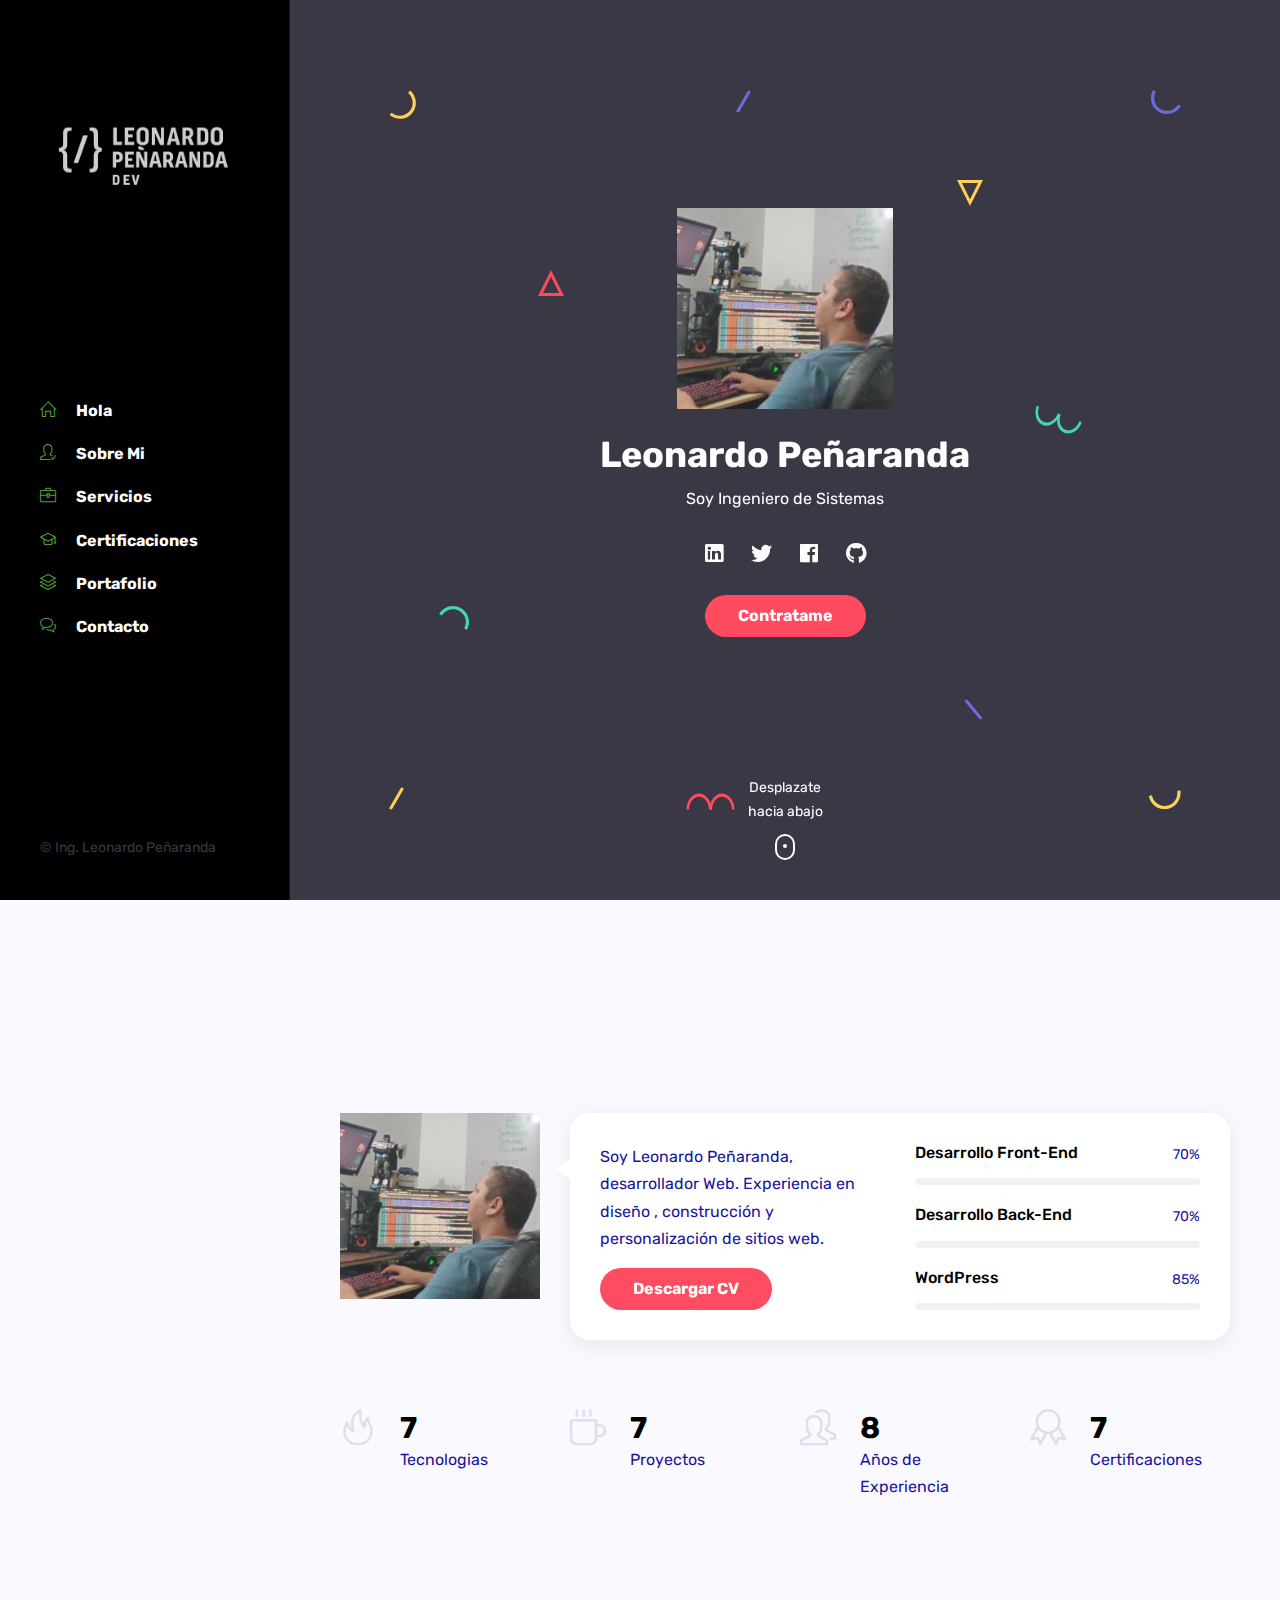
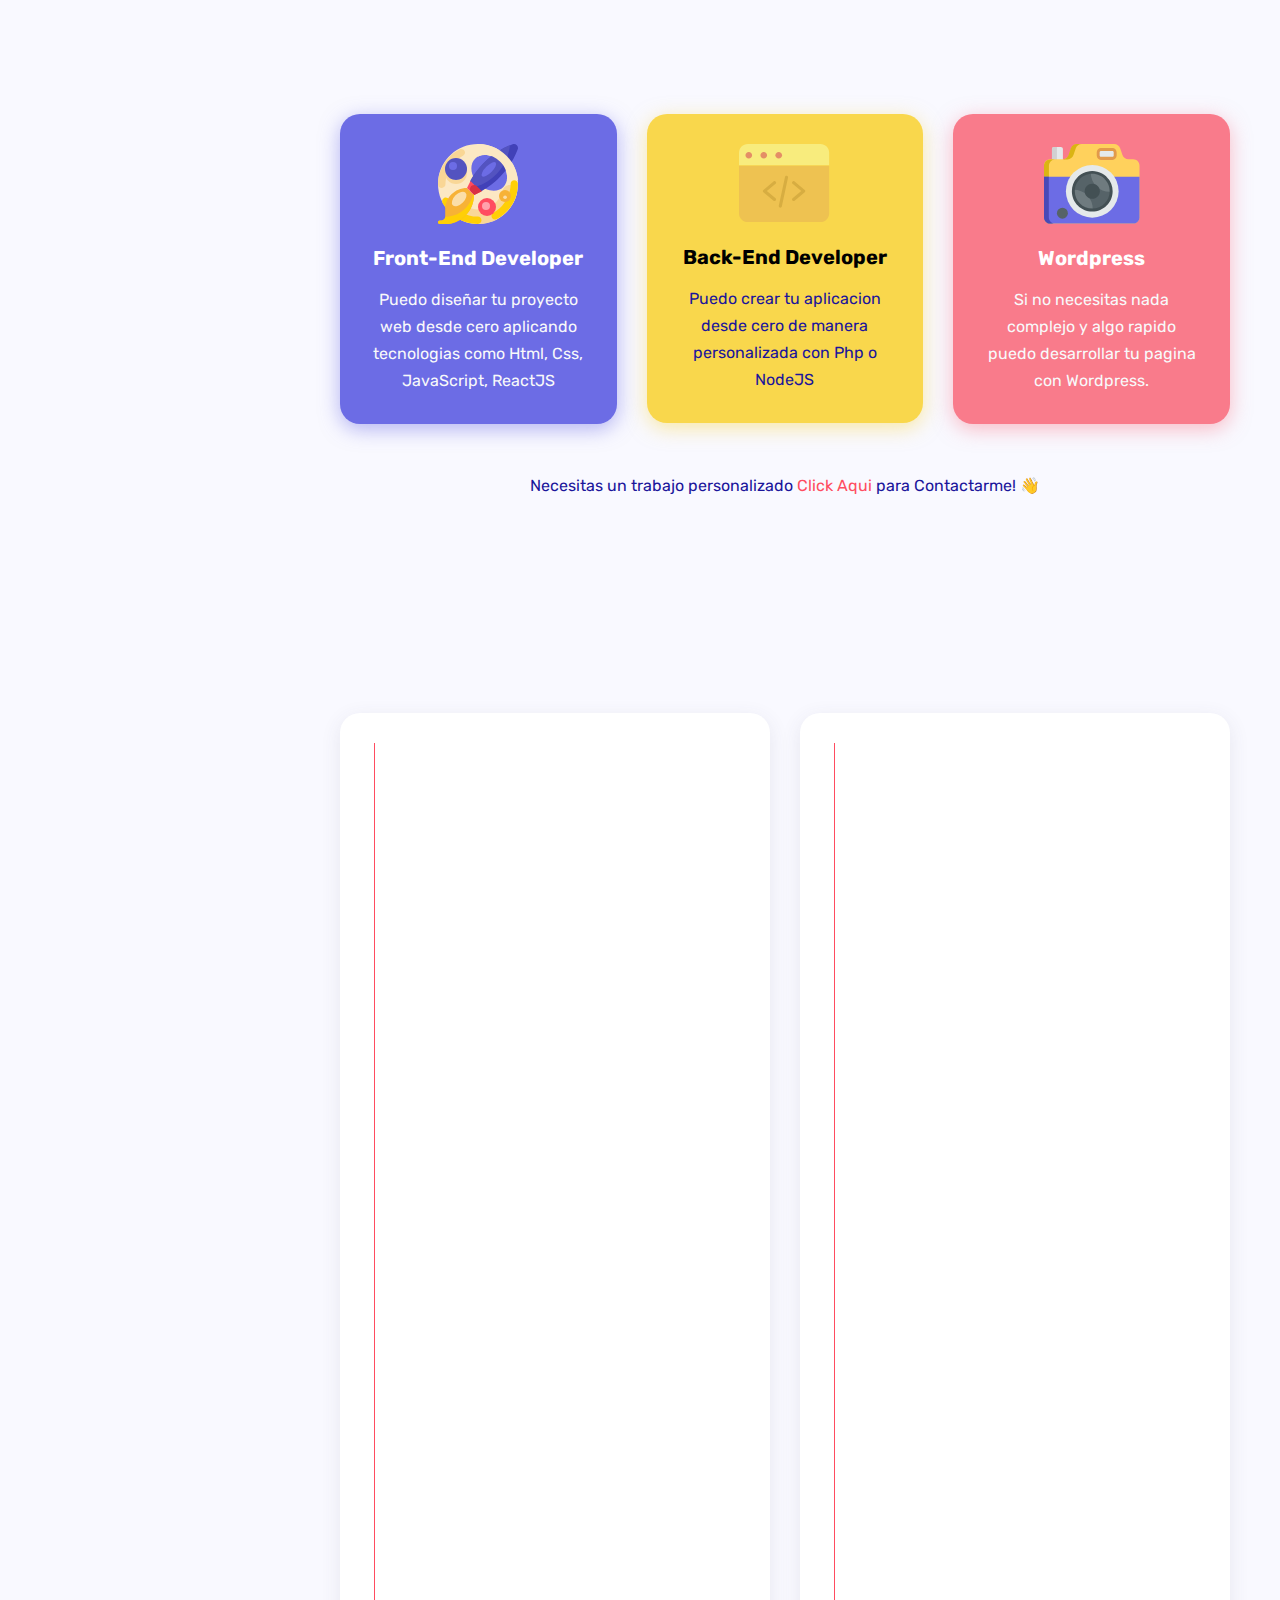
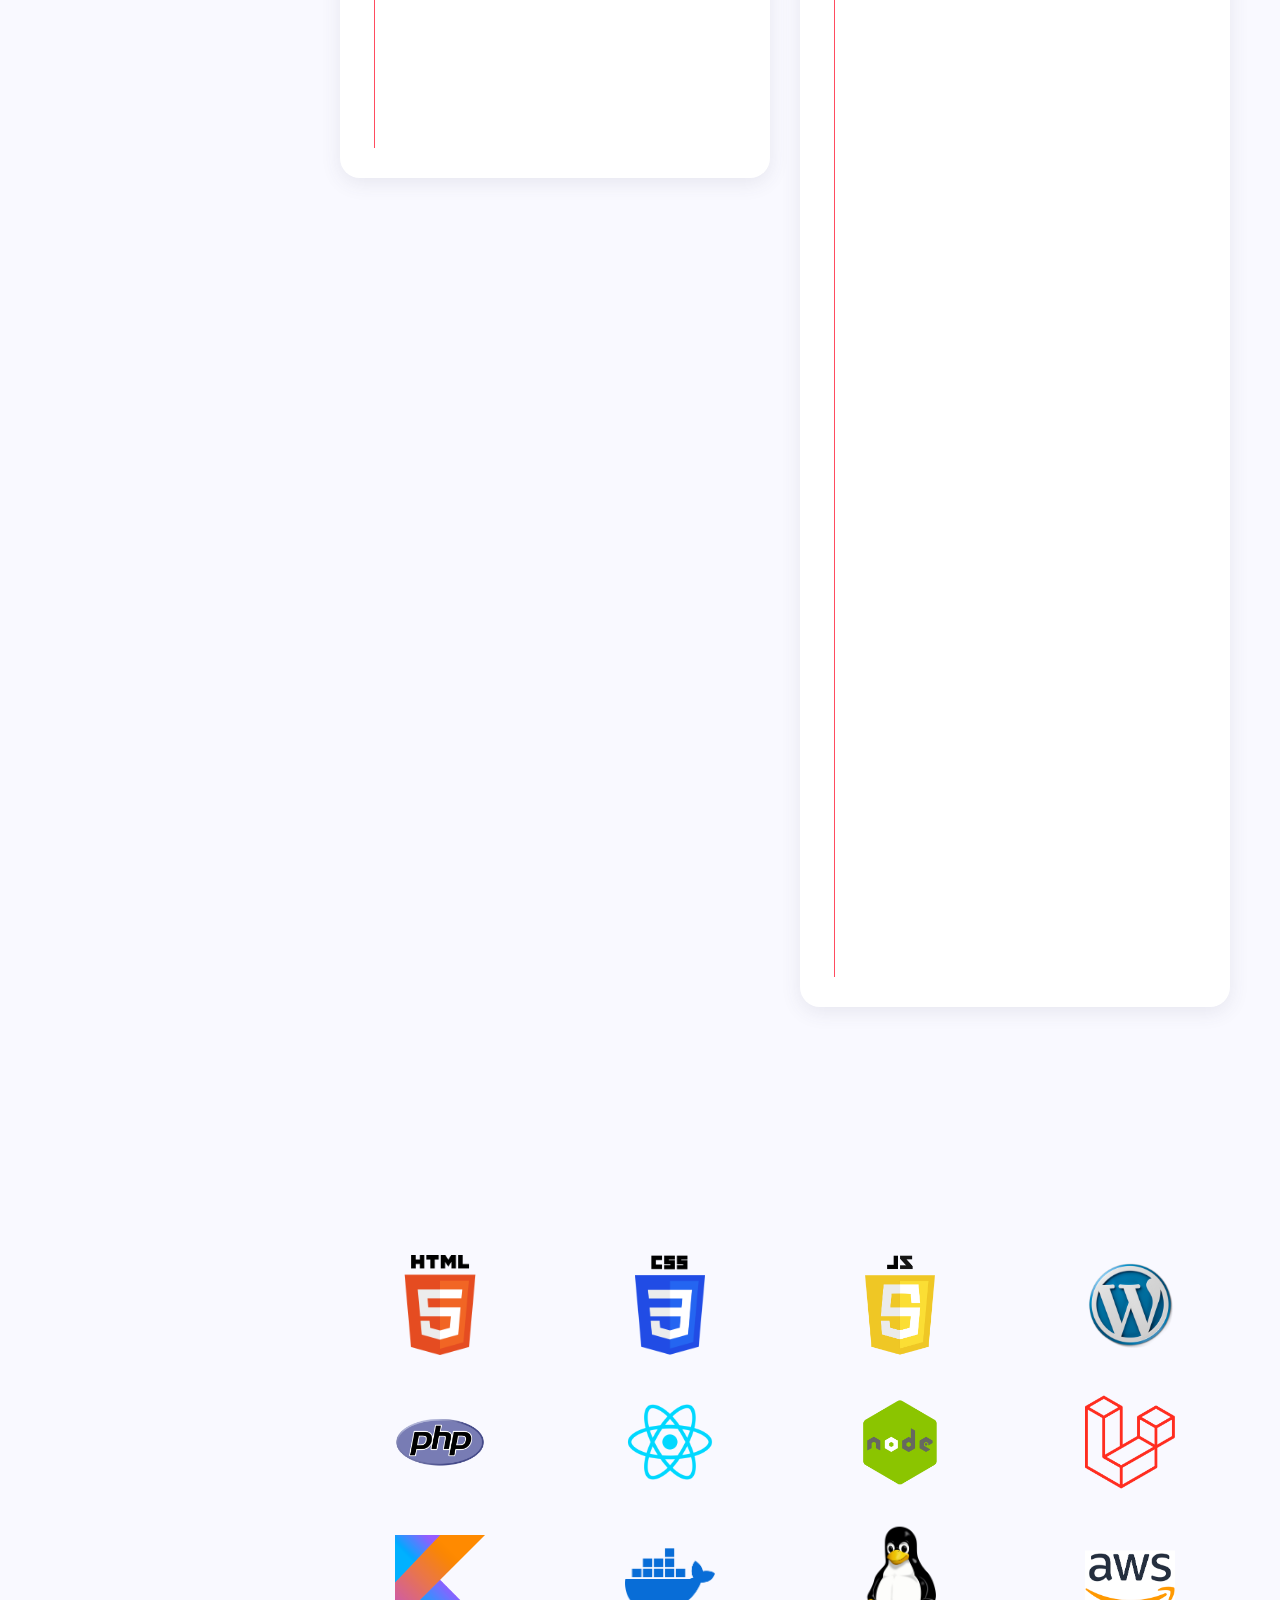
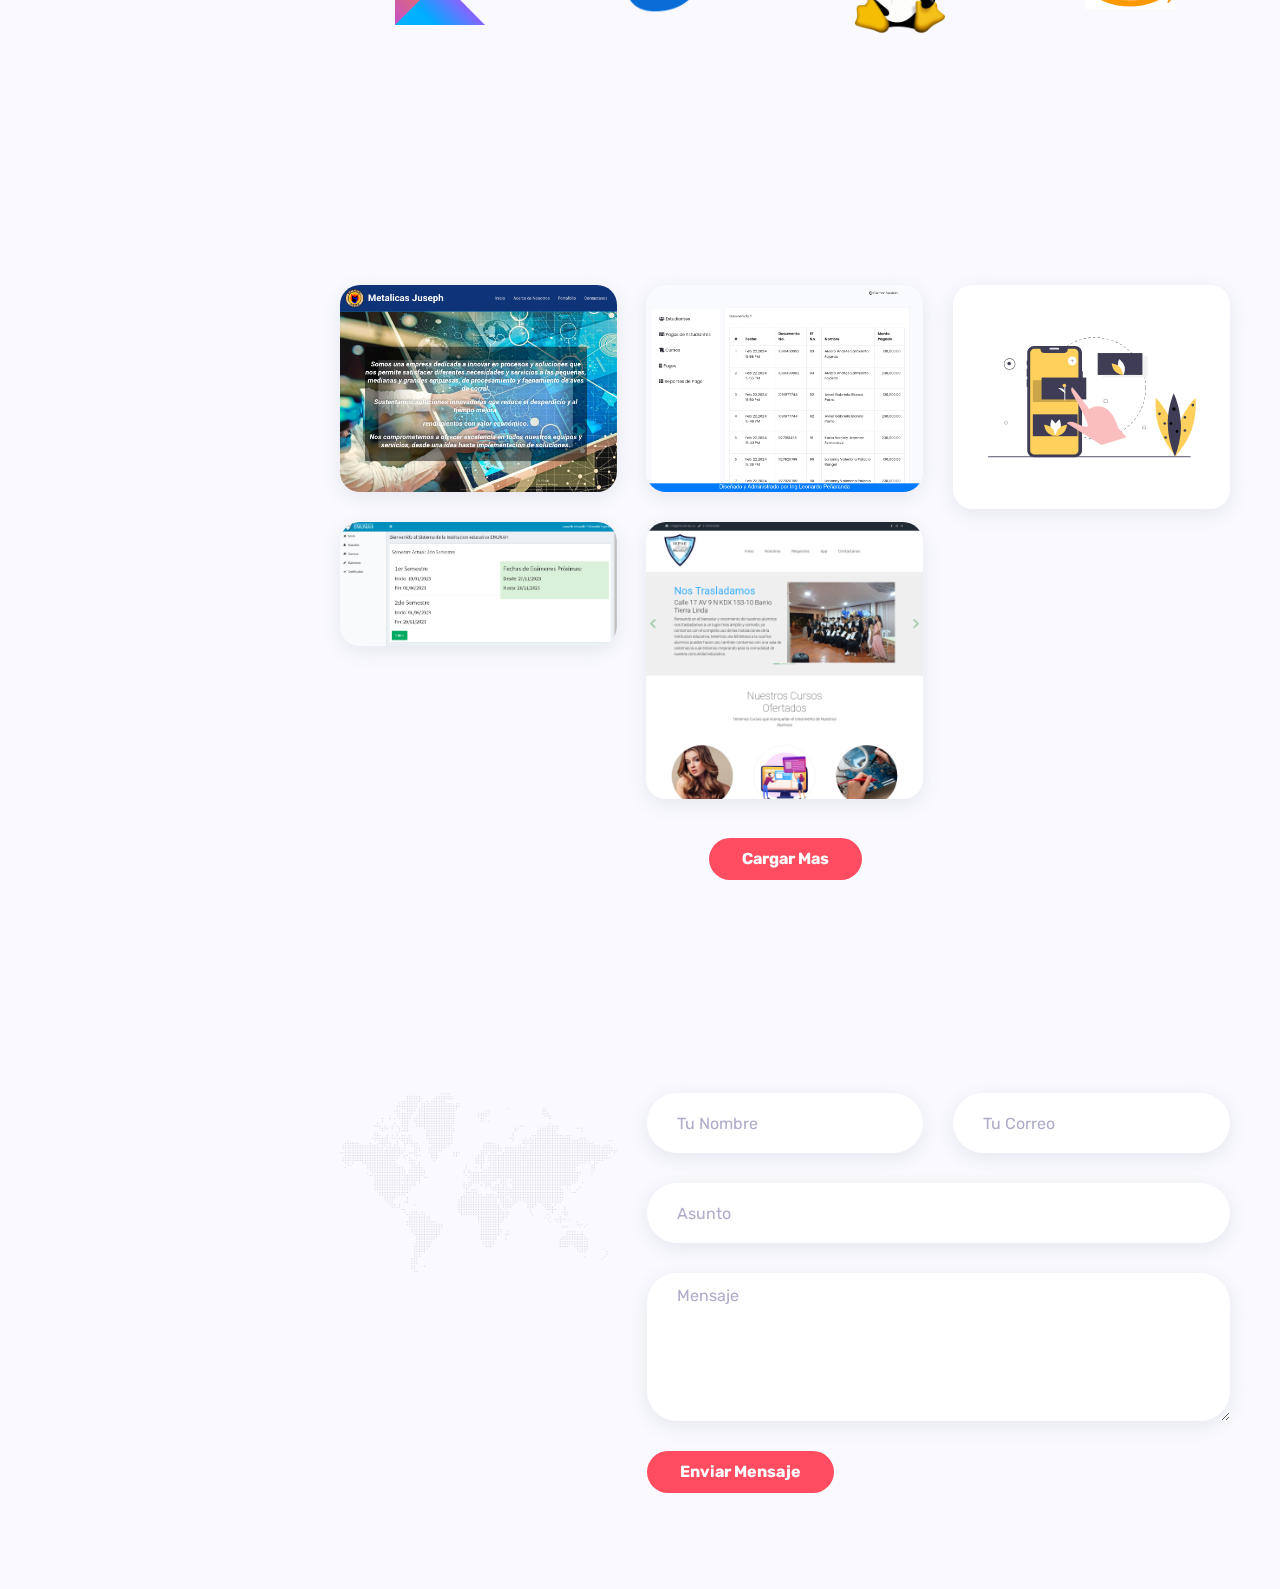
<file: index.html>
<!DOCTYPE html>
<html lang="es">

<head>
	<meta http-equiv="Content-Type" content="text/html; charset=UTF-8">
	<title>Ingeniero de Sistemas Leonardo Peñaranda</title>
	<meta name="description" content="Portfolio/CV">
	<meta name="viewport" content="width=device-width, initial-scale=1, maximum-scale=1">
	<link rel="shortcut icon" type="image/x-icon" href="images/icon.png">
	<link rel="stylesheet" href="css/bootstrap.min.css" type="text/css" media="all">
	<link rel="stylesheet" href="css/all.min.css" type="text/css" media="all">
	<link rel="stylesheet" href="css/simple-line-icons.css" type="text/css" media="all">
	<link rel="stylesheet" href="css/slick.css" type="text/css" media="all">
	<link rel="stylesheet" href="css/animate.css" type="text/css" media="all">
	<link rel="stylesheet" href="css/magnific-popup.css" type="text/css" media="all">
	<link rel="stylesheet" href="css/style.css" type="text/css" media="all">

</head>

<body>

<div id="preloader">
	<div class="outer">
		
		<div class="infinityChrome">
			<div></div>
			<div></div>
			<div></div>
		</div>

		<div class="infinity">
			<div>
				<span></span>
			</div>
			<div>
				<span></span>
			</div>
			<div>
				<span></span>
			</div>
		</div>
		<svg xmlns="http://www.w3.org/2000/svg" version="1.1" class="goo-outer">
			<defs>
				<filter id="goo">
					<feGaussianBlur in="SourceGraphic" stdDeviation="6" result="blur" />
					<feColorMatrix in="blur" values="1 0 0 0 0  0 1 0 0 0  0 0 1 0 0  0 0 0 18 -7" result="goo" />
					<feBlend in="SourceGraphic" in2="goo" />
				</filter>
			</defs>
		</svg>
	</div>
</div>

<header class="mobile-header-1">
	<div class="container">
		<div class="menu-icon d-inline-flex mr-4">
			<button>
				<span></span>
			</button>
		</div>
		<div class="site-logo">
			<a href="index.php">
				<img src="images/leo2.png" alt="codermaster" />
			</a>
		</div>
	</div>
</header>

<header class="desktop-header-1 d-flex align-items-start flex-column">
	
	<div class="site-logo">
		<a href="index.php">
			<img src="images/leo2.png" alt="codermaster" />
		</a>
	</div>
	
	<nav>
		<ul class="vertical-menu scrollspy">
			<li class="active"><a href="#home"><i class="icon-home"></i>Hola</a></li>
			<li><a href="#about"><i class="icon-user-following"></i>Sobre Mi</a></li>
			<li><a href="#services"><i class="icon-briefcase"></i>Servicios</a></li>
			<li><a href="#experience"><i class="icon-graduation"></i>Certificaciones</a></li>
			<li><a href="#works"><i class="icon-layers"></i>Portafolio</a></li>
			<li><a href="#contact"><i class="icon-bubbles"></i>Contacto</a></li>
		</ul>
	</nav>
	
	<div class="footer">
		<span class="copyright">© Ing. Leonardo Peñaranda</span>
	</div>

</header>

<main class="content">
	
	<section id="home" class="home d-flex align-items-center">
		<div class="container">

			<div class="intro">
				
				<img src="images/foto.png" alt="codermaster" class="mb-4" width="40%" />

				<h1 class="mb-2 mt-0">Leonardo Peñaranda</h1>
				<span>Soy <span class="text-rotating">Ingeniero de Sistemas, Desarrollador Front-End, Desarrollador-Back End, Docente</span></span>

				<ul class="social-icons light list-inline mb-0 mt-4">
					<li class="list-inline-item"><a href="https://www.linkedin.com/in/leodev2023/" target="_blank"><i class="fab fa-linkedin"></i></a></li>
					<li class="list-inline-item"><a href="https://twitter.com/Leonard11812094" target="_blank"><i class="fab fa-twitter"></i></a></li>
					<li class="list-inline-item"><a href="https://www.facebook.com/Ing.LeonardoPenaranda/" target="_blank"><i class="fab fa-facebook"></i></a></li>
					<li class="list-inline-item"><a href="https://github.com/LeonardoPenarandaDev" target="_blank"><i class="fab fa-github"></i></a></li>
				</ul>

				<div class="mt-4">
					<a href="#contact" class="btn btn-default">
						Contratame</a>
				</div>
			</div>
			<br><br>
			<div class="scroll-down">
				<a href="#about" class="mouse-wrapper">
					<span>Desplazate hacia abajo</span>
					<span class="mouse">
						<span class="wheel"></span>
					</span>
				</a>
			</div>

			<div class="parallax" data-relative-input="true">

				<svg width="27" height="29" data-depth="0.3" class="layer p1" xmlns="http://www.w3.org/2000/svg"><path d="M21.15625.60099c4.37954 3.67487 6.46544 9.40612 5.47254 15.03526-.9929 5.62915-4.91339 10.30141-10.2846 12.25672-5.37122 1.9553-11.3776.89631-15.75715-2.77856l2.05692-2.45134c3.50315 2.93948 8.3087 3.78663 12.60572 2.22284 4.297-1.5638 7.43381-5.30209 8.22768-9.80537.79387-4.50328-.8749-9.08872-4.37803-12.02821L21.15625.60099z" fill="#FFD15C" fill-rule="evenodd"/></svg>

				<svg width="26" height="26" data-depth="0.2" class="layer p2" xmlns="http://www.w3.org/2000/svg"><path d="M13 3.3541L2.42705 24.5h21.1459L13 3.3541z" stroke="#FF4C60" stroke-width="3" fill="none" fill-rule="evenodd"/></svg>

				<svg width="30" height="25" data-depth="0.3" class="layer p3" xmlns="http://www.w3.org/2000/svg"><path d="M.1436 8.9282C3.00213 3.97706 8.2841.92763 14.00013.92796c5.71605.00032 10.9981 3.04992 13.85641 8 2.8583 4.95007 2.8584 11.0491-.00014 16.00024l-2.77128-1.6c2.28651-3.96036 2.28631-8.84002.00011-12.8002-2.2862-3.96017-6.5124-6.40017-11.08513-6.4-4.57271.00018-8.79872 2.43984-11.08524 6.4002l-2.77128-1.6z" fill="#44D7B6" fill-rule="evenodd"/></svg>

				<svg width="15" height="23" data-depth="0.6" class="layer p4" xmlns="http://www.w3.org/2000/svg"><rect transform="rotate(30 9.86603 10.13397)" x="7" width="3" height="25" rx="1.5" fill="#FFD15C" fill-rule="evenodd"/></svg>

				<svg width="15" height="23" data-depth="0.2" class="layer p5" xmlns="http://www.w3.org/2000/svg"><rect transform="rotate(30 9.86603 10.13397)" x="7" width="3" height="25" rx="1.5" fill="#6C6CE5" fill-rule="evenodd"/></svg>

				<svg width="49" height="17" data-depth="0.5" class="layer p6" xmlns="http://www.w3.org/2000/svg"><g fill="#FF4C60" fill-rule="evenodd"><path d="M.5 16.5c0-5.71709 2.3825-10.99895 6.25-13.8567 3.8675-2.85774 8.6325-2.85774 12.5 0C23.1175 5.50106 25.5 10.78292 25.5 16.5H23c0-4.57303-1.90625-8.79884-5-11.08535-3.09375-2.28652-6.90625-2.28652-10 0C4.90625 7.70116 3 11.92697 3 16.5H.5z"/><path d="M23.5 16.5c0-5.71709 2.3825-10.99895 6.25-13.8567 3.8675-2.85774 8.6325-2.85774 12.5 0C46.1175 5.50106 48.5 10.78292 48.5 16.5H46c0-4.57303-1.90625-8.79884-5-11.08535-3.09375-2.28652-6.90625-2.28652-10 0-3.09375 2.28651-5 6.51232-5 11.08535h-2.5z"/></g></svg>

				<svg width="26" height="26" data-depth="0.4" class="layer p7" xmlns="http://www.w3.org/2000/svg"><path d="M13 22.6459L2.42705 1.5h21.1459L13 22.6459z" stroke="#FFD15C" stroke-width="3" fill="none" fill-rule="evenodd"/></svg>

				<svg width="19" height="21" data-depth="0.3" class="layer p8" xmlns="http://www.w3.org/2000/svg"><rect transform="rotate(-40 6.25252 10.12626)" x="7" width="3" height="25" rx="1.5" fill="#6C6CE5" fill-rule="evenodd"/></svg>

				<svg width="30" height="25" data-depth="0.3" data-depth-y="-1.30" class="layer p9" xmlns="http://www.w3.org/2000/svg"><path d="M29.8564 16.0718c-2.85854 4.95114-8.1405 8.00057-13.85654 8.00024-5.71605-.00032-10.9981-3.04992-13.85641-8-2.8583-4.95007-2.8584-11.0491.00014-16.00024l2.77128 1.6c-2.28651 3.96036-2.28631 8.84002-.00011 12.8002 2.2862 3.96017 6.5124 6.40017 11.08513 6.4 4.57271-.00018 8.79872-2.43984 11.08524-6.4002l2.77128 1.6z" fill="#6C6CE5" fill-rule="evenodd"/></svg>

				<svg width="47" height="29" data-depth="0.2" class="layer p10" xmlns="http://www.w3.org/2000/svg"><g fill="#44D7B6" fill-rule="evenodd"><path d="M46.78878 17.19094c-1.95535 5.3723-6.00068 9.52077-10.61234 10.8834-4.61167 1.36265-9.0893-.26708-11.74616-4.27524-2.65686-4.00817-3.08917-9.78636-1.13381-15.15866l2.34923.85505c-1.56407 4.29724-1.2181 8.92018.90705 12.12693 2.12514 3.20674 5.70772 4.5107 9.39692 3.4202 3.68921-1.0905 6.92581-4.40949 8.48988-8.70673l2.34923.85505z"/><path d="M25.17585 9.32448c-1.95535 5.3723-6.00068 9.52077-10.61234 10.8834-4.61167 1.36264-9.0893-.26708-11.74616-4.27525C.16049 11.92447-.27182 6.14628 1.68354.77398l2.34923.85505c-1.56407 4.29724-1.2181 8.92018.90705 12.12692 2.12514 3.20675 5.70772 4.5107 9.39692 3.4202 3.68921-1.0905 6.92581-4.40948 8.48988-8.70672l2.34923.85505z"/></g></svg>

				<svg width="33" height="20" data-depth="0.5" class="layer p11" xmlns="http://www.w3.org/2000/svg"><path d="M32.36774.34317c.99276 5.63023-1.09332 11.3614-5.47227 15.03536-4.37895 3.67396-10.3855 4.73307-15.75693 2.77837C5.76711 16.2022 1.84665 11.53014.8539 5.8999l3.15139-.55567c.7941 4.50356 3.93083 8.24147 8.22772 9.8056 4.29688 1.56413 9.10275.71673 12.60554-2.2227C28.34133 9.98771 30.01045 5.4024 29.21635.89884l3.15139-.55567z" fill="#FFD15C" fill-rule="evenodd"/></svg>

			</div>
		</div>
		
	</section>

	<section id="about">

		<div class="container">
			
			<h2 class="section-title wow fadeInUp">Sobre Mi</h2>

			<div class="spacer" data-height="60"></div>
			
			<div class="row">

				<div class="col-md-3">
					<div class="text-center text-md-left">

						<img src="images/foto.png" alt="Yo" />
					</div>
					<div class="spacer d-md-none d-lg-none" data-height="30"></div>
				</div>

				<div class="col-md-9 triangle-left-md triangle-top-sm">
					<div class="rounded bg-white shadow-dark padding-30">
						<div class="row">
							<div class="col-md-6">

								<p>Soy Leonardo Peñaranda, desarrollador Web. Experiencia en diseño , construcción y personalización de sitios web.</p>
								<div class="mt-3">
									<a href="/pdf/HDV.pdf" class="btn btn-default" target="_blank">Descargar CV</a>
								</div>
								<div class="spacer d-md-none d-lg-none" data-height="30"></div>
							</div>
							<div class="col-md-6">

								<div class="skill-item">
									<div class="skill-info clearfix">
										<h4 class="float-left mb-3 mt-0">Desarrollo Front-End</h4>
										<span class="float-right">70%</span>
									</div>
									<div class="progress">
										<div class="progress-bar data-background" role="progressbar" aria-valuemin="0" aria-valuemax="100" aria-valuenow="70" data-color="#FFD15C">
										</div>
									</div>
									<div class="spacer" data-height="20"></div>
								</div>

								<div class="skill-item">
									<div class="skill-info clearfix">
										<h4 class="float-left mb-3 mt-0">Desarrollo Back-End</h4>
										<span class="float-right">70%</span>
									</div>
									<div class="progress">
										<div class="progress-bar data-background" role="progressbar" aria-valuemin="0" aria-valuemax="100" aria-valuenow="65" data-color="#FF4C60">
										</div>
									</div>
									<div class="spacer" data-height="20"></div>
								</div>

								<div class="skill-item">
									<div class="skill-info clearfix">
										<h4 class="float-left mb-3 mt-0">WordPress</h4>
										<span class="float-right">85%</span>
									</div>
									<div class="progress">
										<div class="progress-bar data-background" role="progressbar" aria-valuemin="0" aria-valuemax="100" aria-valuenow="85" data-color="#6C6CE5">
										</div>
									</div>
								</div>
							</div>
						</div>
					</div>
				</div>

			</div>

			<div class="spacer" data-height="70"></div>
			
			<div class="row">
				
				<div class="col-md-3 col-sm-6">
					<div class="fact-item">
						<span class="icon icon-fire"></span>
						<div class="details">
							<h3 class="mb-0 mt-0 number"><em class="count">7</em></h3>
							<p class="mb-0">Tecnologias</p>
						</div>
					</div>
					<div class="spacer d-md-none d-lg-none" data-height="30"></div>
				</div>

				<div class="col-md-3 col-sm-6">

					<div class="fact-item">
						<span class="icon icon-cup"></span>
						<div class="details">
							<h3 class="mb-0 mt-0 number"><em class="count">7</em></h3>
							<p class="mb-0">Proyectos</p>
						</div>
					</div>
					<div class="spacer d-md-none d-lg-none" data-height="30"></div>
				</div>

				<div class="col-md-3 col-sm-6">

					<div class="fact-item">
						<span class="icon icon-people"></span>
						<div class="details">
							<h3 class="mb-0 mt-0 number"><em class="count">8</em></h3>
							<p class="mb-0">Años de Experiencia</p>
						</div>
					</div>
					<div class="spacer d-md-none d-lg-none" data-height="30"></div>
				</div>

				<div class="col-md-3 col-sm-6">
					<div class="fact-item">
						<span class="icon icon-badge"></span>
						<div class="details">
							<h3 class="mb-0 mt-0 number"><em class="count">7</em></h3>
							<p class="mb-0">Certificaciones</p>
						</div>
					</div>
				</div>

				

			</div>

		</div>
		
	</section>
	
	<section id="services">

		<div class="container">
			
			<h2 class="section-title wow fadeInUp">Servicios</h2>

			<div class="spacer" data-height="60"></div>
			
			<div class="row">

				<div class="col-md-4">

					<div class="service-box rounded data-background padding-30 text-center text-light shadow-blue" data-color="#6C6CE5">
						<img src="images/service-1.svg" alt="UI/UX design" />
						<h3 class="mb-3 mt-0">Front-End Developer</h3>
						<p class="mb-0">Puedo diseñar tu proyecto web desde cero aplicando tecnologias como Html, Css, JavaScript, ReactJS</p>
					</div>
					<div class="spacer d-md-none d-lg-none" data-height="30"></div>
				</div>

				<div class="col-md-4">

					<div class="service-box rounded data-background padding-30 text-center shadow-yellow" data-color="#F9D74C">
						<img src="images/service-2.svg" alt="UI/UX design" />
						<h3 class="mb-3 mt-0">Back-End Developer</h3>
						<p class="mb-0">Puedo crear tu aplicacion desde cero de  manera personalizada con Php o NodeJS </p>
					</div>
					<div class="spacer d-md-none d-lg-none" data-height="30"></div>
				</div>

				<div class="col-md-4">

					<div class="service-box rounded data-background padding-30 text-center text-light shadow-pink" data-color="#F97B8B">
						<img src="images/service-3.svg" alt="UI/UX design" />
						<h3 class="mb-3 mt-0">Wordpress</h3>
						<p class="mb-0">Si no necesitas nada complejo y algo rapido puedo desarrollar tu pagina con Wordpress.</p>
					</div>
				</div>

			</div>

			<div class="mt-5 text-center">
				<p class="mb-0">Necesitas un trabajo personalizado <a href="#contact">Click Aqui</a> para Contactarme! 👋</p>
			</div>

		</div>
		
	</section>
	
	<section id="experience">

		<div class="container">
			
			<h2 class="section-title wow fadeInUp">Certificaciones</h2>

			<div class="spacer" data-height="60"></div>
			
			<div class="row">

				<div class="col-md-6">
					
					<div class="timeline edu bg-white rounded shadow-dark padding-30 overflow-hidden">

						<div class="timeline-container wow fadeInUp">
							<div class="content">
								<span class="time">2010 - 2016</span>
								<h3 class="title">Ingenieria en Sistemas</h3>
								<p>Ingeniero de Sistemas graduado en la corporacion Universitaria Remington</p>
							</div>
						</div>

						<div class="timeline-container wow fadeInUp" data-wow-delay="0.2s">
							<div class="content">
								<span class="time">2017 - 2018</span>
								<h3 class="title">Tecnico en Analisis y Programacion</h3>
								<p>Tecnico en analisis y programacion de sistemas graduado por la Corporación Educativa SinFronteras</p>
							</div>
						</div>

						<div class="timeline-container wow fadeInUp" data-wow-delay="0.4s">
							<div class="content">
								<span class="time">2019 </span>
								<h3 class="title">Especializacion en desarrollo de apps Moviles</h3>
								<p>Especializacion Realizada en el sena orientada en dispositivos moviles android manejando con el lenguaje kotlin.</p>
							</div>
						</div>
						<div class="timeline-container wow fadeInUp" data-wow-delay="0.4s">
							<div class="content">
								<span class="time">2021 </span>
								<h3 class="title">Diplomado en pedagogia para profesionales no licenciados</h3>
								<p>Realizada en el politecnico de Colombia de manera Virtual</p>
							</div>
						</div>
						<div class="timeline-container wow fadeInUp" data-wow-delay="0.4s">
							<div class="content">
								<span class="time">2024 </span>
								<h3 class="title">Desarrollador WEB FULL STACK BOOTCAMP TALENTO TECH</h3>
								<p>Realice un bootcamp de programacion de talento tech por medio del ministerio de las tics Colombia</p>
							</div>
						</div>

						<span class="line"></span>

					</div>

				</div>

				<div class="col-md-6">
					
					<div class="timeline edu bg-white rounded shadow-dark padding-30 overflow-hidden">

						<div class="timeline-container wow fadeInUp" data-wow-delay="0.4s">
							<div class="content">
								<span class="time">2016-2020 </span>
								<h3 class="title">Desarrollador Web Independiente</h3>
								<p>Como independiente he podido realizar varios proyectos, con tecnologias como PHP Laravel y WordPress</p>
							</div>
						</div>

						<div class="timeline-container wow fadeInUp">
							<div class="content">
								<span class="time">2022</span>
								<h3 class="title">Docente SENA</h3>
								<p>Durante 5 meses labore como docente SENA en el cual era instructor TICS, enseñando herramientas para el uso de la ofimatica como word excel power point, tambien herramientas de diseño como blender, </p>
							</div>
						</div>

						<div class="timeline-container wow fadeInUp" data-wow-delay="0.4s">
							<div class="content">
								<span class="time">2022-2024 </span>
								<h3 class="title">Rector Institucion de Educacion educativa Emunah</h3>
								<p>He liderado y diseñado el plan y gestion educativa de la institucion educativa desde el año 2022 el cual uno de sus logros fue la aprobacion oficial ante la secretaria de educacion departamental, tambien elabore el desarrollo de la aplicacion para el control de pagos y control de notas de los alumnos</p>
							</div>
						</div>

						<div class="timeline-container wow fadeInUp" data-wow-delay="0.2s">
							<div class="content">
								<span class="time">2024</span>
								<h3 class="title">Docente Uniremington</h3>
								<p>Actualmente me desempeño como Docente de Ingenieria de Sistemas</p>
							</div>
						</div>
						<div class="timeline-container wow fadeInUp" data-wow-delay="0.2s">
							<div class="content">
								<span class="time">2024</span>
								<h3 class="title">Docente OIT Senatec</h3>
								<p>Docente en el area de analisis y desarrollo de software</p>
							</div>
						</div>
						<div class="timeline-container wow fadeInUp" data-wow-delay="0.2s">
							<div class="content">
								<span class="time">2024</span>
								<h3 class="title">Desarrollador Gnosoft</h3>
								<p>Durante 7 meses labore con Gnosoft como desarrollador web manteniendo la pagina web de la alcaldia de Cúcuta</p>
							</div>
						</div>
						<div class="timeline-container wow fadeInUp" data-wow-delay="0.2s">
							<div class="content">
								<span class="time">2025</span>
								<h3 class="title">Desarrollador web Alcaldia de Cucuta</h3>
								<p>Actualmente me encuentro laborando como desarrollador en la alcaldia de Cúcuta </p>
							</div>
						</div>
						<div class="timeline-container wow fadeInUp" data-wow-delay="0.2s">
							<div class="content">
								<span class="time">2025</span>
								<h3 class="title">Docente FESC</h3>
								<p>Actualmente me encuentro laborando como Docente en la Universidad FESC por medio tiempo en la carrera Ingenieria de Software </p>
							</div>
						</div>





						<span class="line"></span>

					</div>

				</div>

			</div>

		</div>
		
		<section id="testimonials">

<div class="container">
	
	<!-- section title -->
	<h2 class="section-title wow fadeInUp">Skills</h2>

	<div class="spacer" data-height="60"></div>
	


	<div class="row">
		<div class="col-md-3 col-6">
			<!-- client item -->
			<div class="client-item">
				<div class="inner">
					<img src="images/HTML5.png" alt="html"  width="100px"/>
				</div>
			</div>
		</div>
		<div class="col-md-3 col-6">
			<!-- client item -->
			<div class="client-item">
				<div class="inner">
					<img src="images/CSS.png" alt="css"  width="70px"/>
				</div>
			</div>
		</div>
		<div class="col-md-3 col-6">
			<!-- client item -->
			<div class="client-item">
				<div class="inner">
					<img src="images/js.png" alt="js"  width="70px"/>
				</div>
			</div>
		</div>
		<div class="col-md-3 col-6">
			<!-- client item -->
			<div class="client-item">
				<div class="inner">
					<img src="images/wp.png" alt="worpress"  width="90px"/>
				</div>
			</div>
		</div>
		<div class="col-md-3 col-6">
			<br>
			<!-- client item -->
			<div class="client-item">
				<div class="inner">
					<img src="images/php.png" alt="php"  width="90px"/>
				</div>
			</div>
		</div>
		<div class="col-md-3 col-6">
			<!-- client item -->
			<br>
			<div class="client-item">
				<div class="inner">
					<img src="images/react.png" alt="ReactJS"  width="90px"/>
				</div>
			</div>
		</div>
		<div class="col-md-3 col-6">
			<br>
			<!-- client item -->
			<div class="client-item">
				<div class="inner">
					<img src="images/node.png" alt="NodeJS"  width="90px"/>
				</div>
			</div>
		</div>
		<div class="col-md-3 col-6">
			<!-- client item -->
			<br>
			<div class="client-item">
				<div class="inner">
					<img src="images/laravel.png" alt="laravel"  width="90px"/>
				</div>
			</div>
		</div>
		<div class="col-md-3 col-6">
			<!-- client item -->
			<br>
			<div class="client-item">
				<div class="inner">
					<img src="images/kotlin.png" alt="Kotlin"  width="90px"/>
				</div>
			</div>
		</div>
		<div class="col-md-3 col-6">
			<!-- client item -->
			<br>
			<div class="client-item">
				<div class="inner">
					<img src="images/docker.png" alt="Docker"  width="90px"/>
				</div>
			</div>
		</div>
		<div class="col-md-3 col-6">
			<!-- client item -->
			<br>
			<div class="client-item">
				<div class="inner">
					<img src="images/tux.png" alt="Linux"  width="90px"/>
				</div>
			</div>
		</div>
		<div class="col-md-3 col-6">
			<!-- client item -->
			<br>
			<div class="client-item">
				<div class="inner">
					<img src="images/aws.png" alt="aws"  width="90px"/>
				</div>
			</div>
		</div>
	</div>

</div>

</section>
	
	</section>


	
	<section id="works">

		<div class="container">
			
			<h2 class="section-title wow fadeInUp">Portafolio</h2>

			<div class="spacer" data-height="60"></div>

			<ul class="portfolio-filter list-inline wow fadeInUp">
				<li class="current list-inline-item" data-filter="*">Todo</li>
				<li class="list-inline-item" data-filter=".creative">Apps</li>
				<li class="list-inline-item" data-filter=".art">Diseño Web</li>
				
			</ul>
			
			<div class="pf-filter-wrapper">
				<select class="portfolio-filter-mobile">
					<option value="*">Everything</option>
					<option value=".creative">Apps</option>
					<option value=".art">Diseño Web</option>
					
				</select>
			</div>
			<div class="row portfolio-wrapper">
				
				<div class="col-md-4 col-sm-6 grid-item art">
					<a href="images/works/metalicas.png" class="work-image">
						<div class="portfolio-item rounded shadow-dark">
							<div class="details">
								<span class="term">Wordpress</span>
								<h4 class="title">Metalicas Juseph</h4>
								<span class="more-button"><i class="icon-magnifier-add"></i></span>
							</div>
							<div class="thumb">
								<img src="images/works/metalicas.png" alt="Portfolio-title" />
								<div class="mask"></div>
							</div>
						</div>
					</a>
				</div>

				<div class="col-md-4 col-sm-6 grid-item creative design">
					<a href="#small-dialog" class="work-content">
						<div class="portfolio-item rounded shadow-dark">
							<div class="details">
								<span class="term">App</span>
								<h4 class="title">Gestion de Pagos</h4>
								<span class="more-button"><i class="icon-options"></i></span>
							</div>
							<div class="thumb">
								<img src="images/works/pagos.png" alt="Portfolio-title" />
								<div class="mask"></div>
							</div>
						</div>
					</a>
					<div id="small-dialog" class="white-popup zoom-anim-dialog mfp-hide">
						<img src="images/works/pagos.png" alt="Title" />
						<h2>App</h2>
						<p>Se desarrollo una aplicacion de gestion de pagos para instituciones educativas que lo requieran.</p>
						<p>La aplicacion fue desarrollada con PHP Ajax jquery Y JavaScript.</p>
						<a href="#" class="btn btn-default">Ver en Vivo</a>
					</div>
				</div>

				<div class="col-md-4 col-sm-6 grid-item branding">
					<a href="https://www.youtube.com/watch?v=qf9z4ulfmYw" class="work-video">
						<div class="portfolio-item rounded shadow-dark">
							<div class="details">
								<span class="term">Branding</span>
								<h4 class="title">Delivery App Wireframe</h4>
								<span class="more-button"><i class="icon-camrecorder"></i></span>
							</div>
							<div class="thumb">
								<img src="images/works/3.svg" alt="Portfolio-title" />
								<div class="mask"></div>
							</div>
						</div>
					</a>
				</div>

				<div class="col-md-4 col-sm-6 grid-item creative">
					<a href="https://w.soundcloud.com/player/?url=https%3A//api.soundcloud.com/tracks/240233494&amp;color=%23ff5500&amp;auto_play=false&amp;hide_related=false&amp;show_comments=true&amp;show_user=true&amp;show_reposts=false&amp;show_teaser=true&amp;visual=true" class="work-video">
						<div class="portfolio-item rounded shadow-dark">
							<div class="details">
								<span class="term">App</span>
								<h4 class="title">Gestion Estudiantil</h4>
								<span class="more-button"><i class="icon-music-tone-alt"></i></span>
							</div>
							<div class="thumb">
								<img src="images/works/gestion.png" alt="Portfolio-title" />
								<div class="mask"></div>
							</div>
						</div>
					</a>
				</div>

				<div class="col-md-4 col-sm-6 grid-item art branding">
					<a href="#gallery-1" class="gallery-link">
						<div class="portfolio-item rounded shadow-dark">
							<div class="details">
								<span class="term">Wordpress</span>
								<h4 class="title">Emunah</h4>
								<span class="more-button"><i class="icon-picture"></i></span>
							</div>
							<div class="thumb">
								<img src="images/emunah.png" alt="Portfolio-title" />
								<div class="mask"></div>
							</div>
						</div>
					</a>
					<div id="gallery-1" class="gallery mfp-hide">
						<a href="images/works/5.svg"></a>
						<a href="images/works/4.svg"></a>
					</div>
				</div>


			</div>
			
			<div class="load-more text-center mt-4">
				<a href="javascript:" class="btn btn-default"><i class="fas fa-spinner"></i> Cargar Mas</a>
				<ul class="portfolio-pagination list-inline d-none">
					<li class="list-inline-item">1</li>
					<li class="list-inline-item"><a href="works-2.html">2</a></li>
				</ul>
			</div>

		</div>

	</section>
	

	<form id="formulario" method="post" action="enviar-correo.php">
	<section id="contact">

		<div class="container">
			
			<h2 class="section-title wow fadeInUp">Ponte en Contacto</h2>

			<div class="spacer" data-height="60"></div>
			
			<div class="row">
				
				<div class="col-md-4">

					<div class="contact-info">
						<h3 class="wow fadeInUp">Hablemos sobre tu proyecto!</h3>
						<p class="wow fadeInUp">No te Gustan los Formularios? Enviame un  <a href="mailto:info@codermaster2070.com">correo</a>. 👋 o escribeme a mi  <a href="https://wa.me/+573025984327" target="_blank">Whatsapp</a></p>
					</div>
				</div>

				
				<div class="col-md-8">
					<form id="contact-form" class="contact-form mt-6" method="post" action="send">
						
						<div class="messages"></div>
						
						<div class="row">
							<div class="column col-md-6">

								<div class="form-group">
									<input type="text" class="form-control" name="InputName" id="InputName" placeholder="Tu Nombre" required="required" data-error="Name is required.">
									<div class="help-block with-errors"></div>
								</div>
							</div>
							
							<div class="column col-md-6">

								<div class="form-group">
									<input type="email" class="form-control" id="InputEmail" name="InputEmail" placeholder="Tu Correo" required="required" data-error="Email is required.">
									<div class="help-block with-errors"></div>
								</div>
							</div>

							<div class="column col-md-12">

								<div class="form-group">
									<input type="text" class="form-control" id="InputSubject" name="InputSubject" placeholder="Asunto" required="required" data-error="Subject is required.">
									<div class="help-block with-errors"></div>
								</div>
							</div>
					
							<div class="column col-md-12">

								<div class="form-group">
									<textarea name="InputMessage" id="InputMessage" class="form-control" rows="5" placeholder="Mensaje" required="required" data-error="Message is required."></textarea>
									<div class="help-block with-errors"></div>
								</div>
							</div>
						</div>

						<button type="submit" name="submit" id="submit" value="Submit" class="btn btn-default">Enviar Mensaje</button>

					</form>

				</div>


			</div>

		</div>

	</section>
    </form>

	<div class="spacer" data-height="96"></div>
	
</main>

<a href="javascript:" id="return-to-top"><i class="fas fa-arrow-up"></i></a>

<script src="js/jquery-1.12.3.min.js"></script>
<script src="js/jquery.easing.min.js"></script>
<script src="js/jquery.waypoints.min.js"></script>
<script src="js/jquery.counterup.min.js"></script>
<script src="js/popper.min.js"></script>
<script src="js/bootstrap.min.js"></script>
<script src="js/isotope.pkgd.min.js"></script>
<script src="js/infinite-scroll.min.js"></script>
<script src="js/imagesloaded.pkgd.min.js"></script>
<script src="js/slick.min.js"></script>
<script src="js/contact.js"></script>
<script src="js/validator.js"></script>
<script src="js/wow.min.js"></script>
<script src="js/morphext.min.js"></script>
<script src="js/parallax.min.js"></script>
<script src="js/jquery.magnific-popup.min.js"></script>
<script src="js/custom.js"></script>

</body>

</html>
</file>
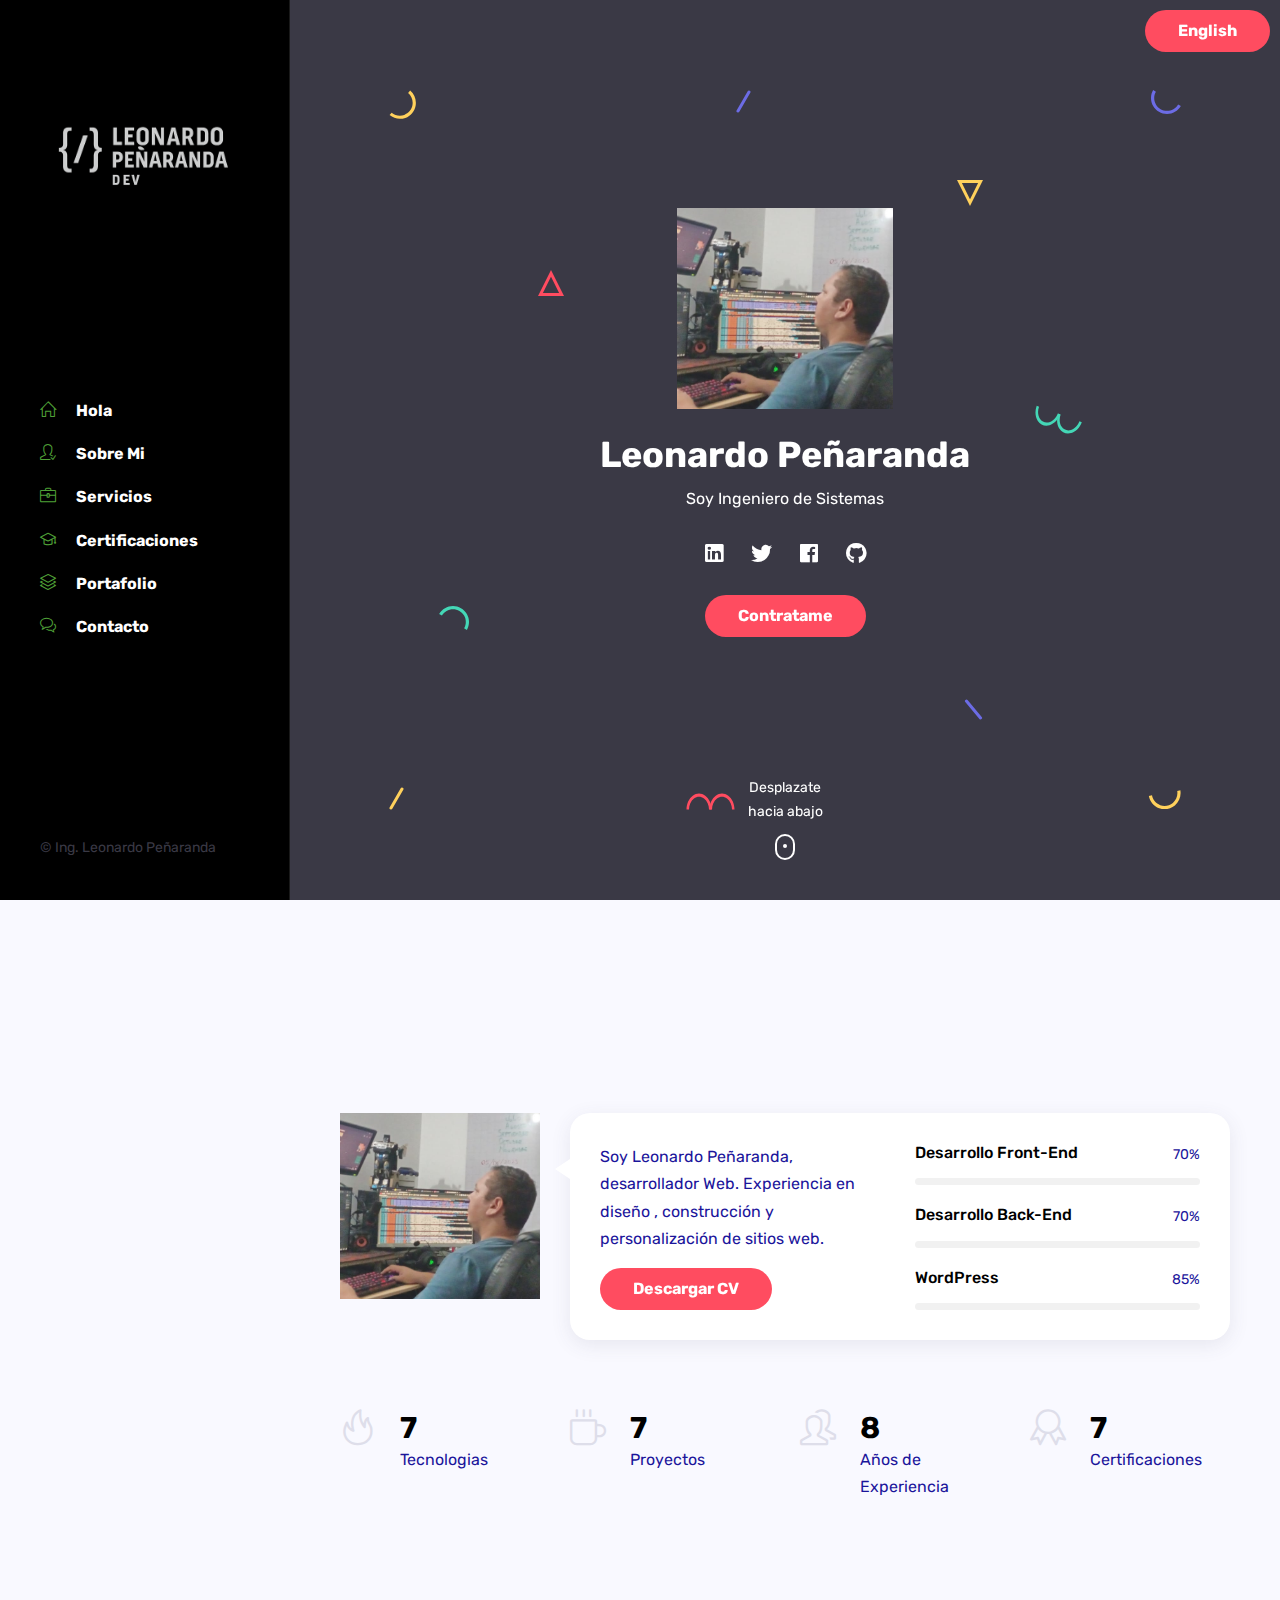
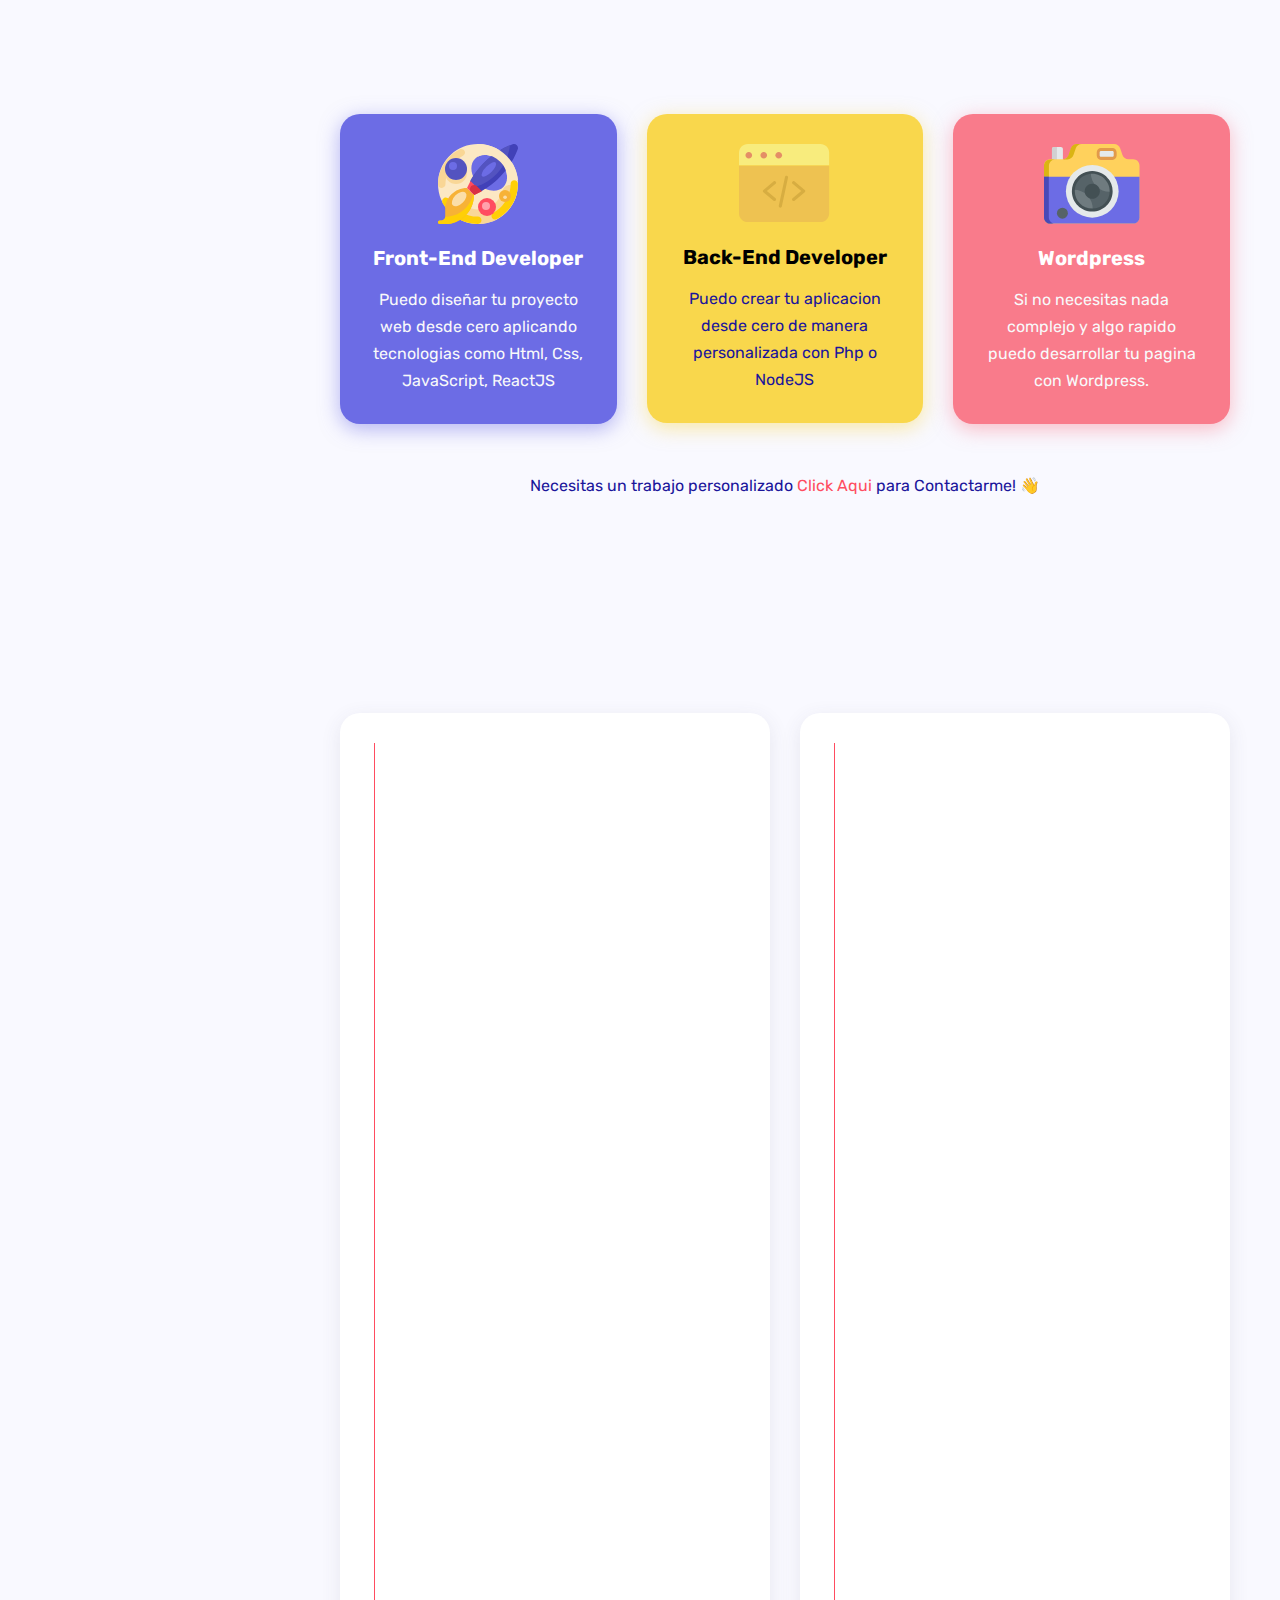
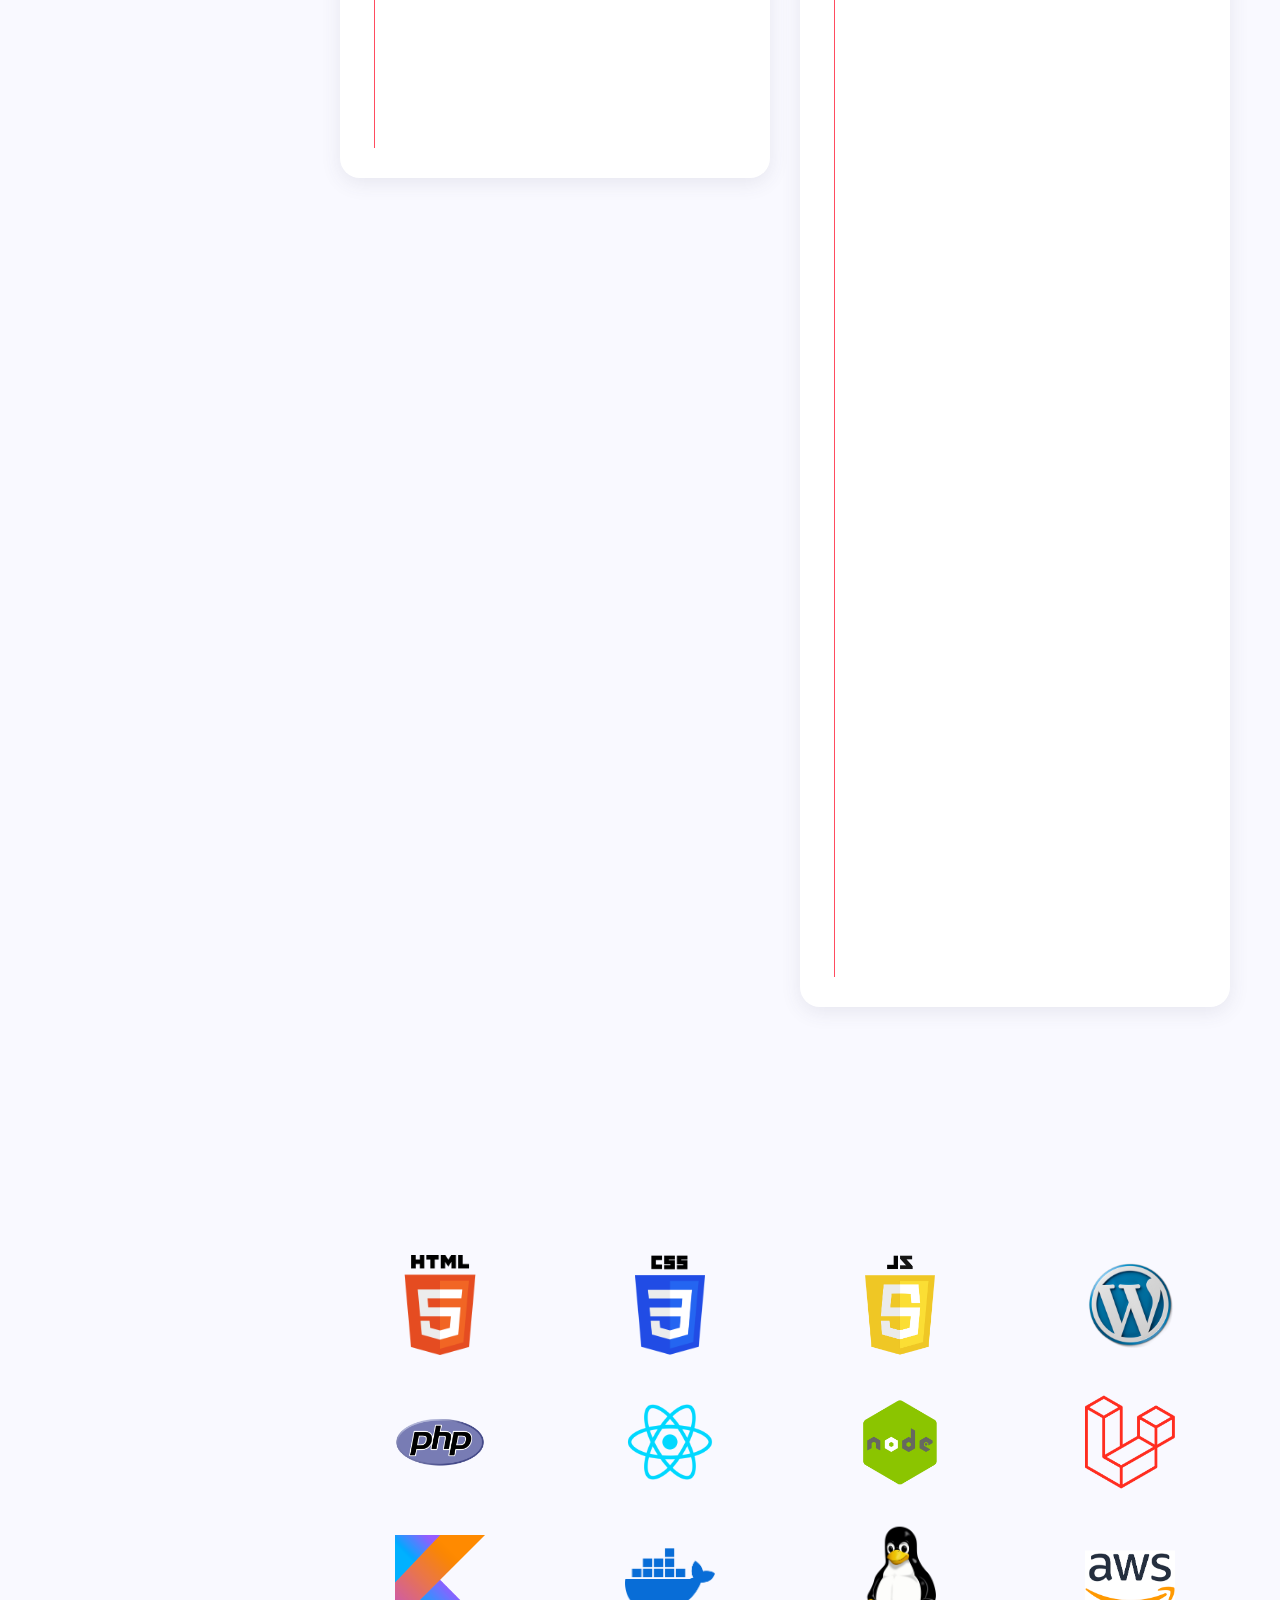
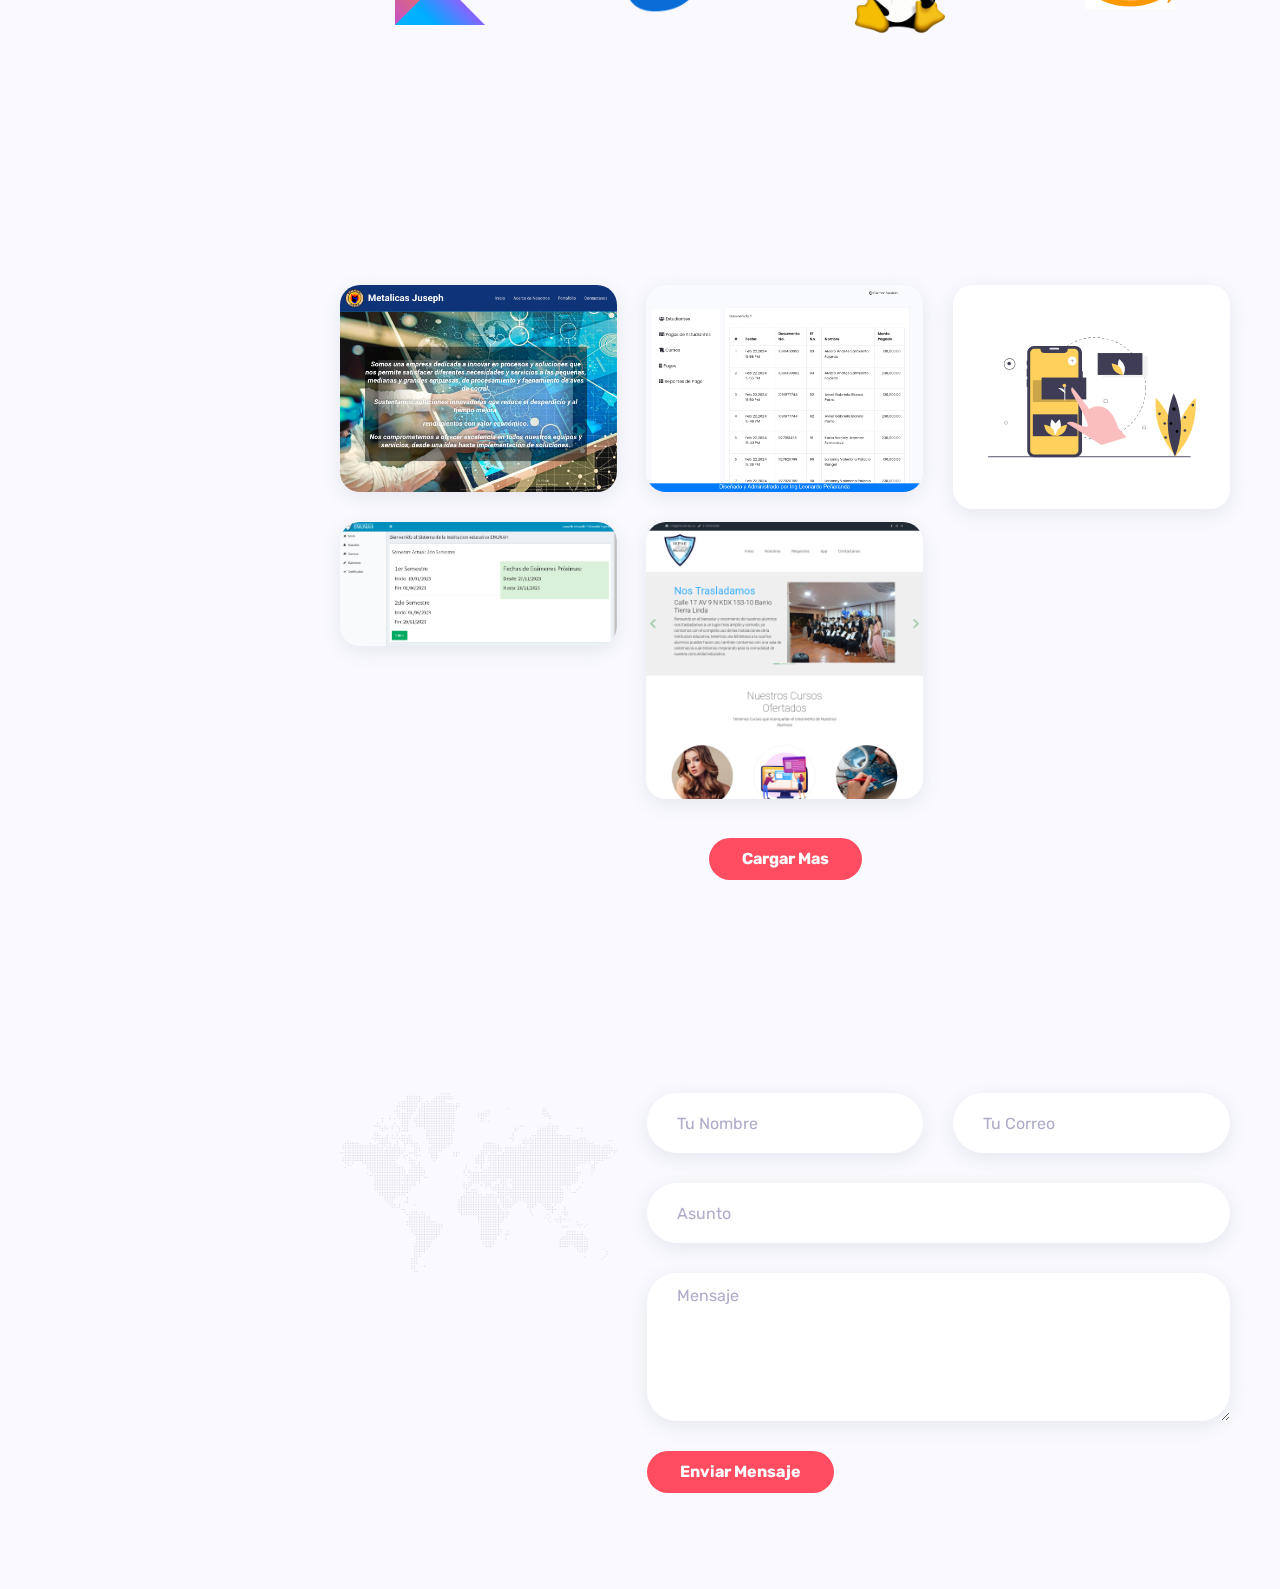
<file: index2.html>
<!DOCTYPE html>
<html lang="es">

<head>
	<meta http-equiv="Content-Type" content="text/html; charset=UTF-8">
	<title>Ingeniero de Sistemas Leonardo Peñaranda</title>
	<meta name="description" content="Portfolio/CV">
	<meta name="viewport" content="width=device-width, initial-scale=1, maximum-scale=1">
	<link rel="shortcut icon" type="image/x-icon" href="images/icon.png">
	<link rel="stylesheet" href="css/bootstrap.min.css" type="text/css" media="all">
	<link rel="stylesheet" href="css/all.min.css" type="text/css" media="all">
	<link rel="stylesheet" href="css/simple-line-icons.css" type="text/css" media="all">
	<link rel="stylesheet" href="css/slick.css" type="text/css" media="all">
	<link rel="stylesheet" href="css/animate.css" type="text/css" media="all">
	<link rel="stylesheet" href="css/magnific-popup.css" type="text/css" media="all">
	<link rel="stylesheet" href="css/style.css" type="text/css" media="all">

</head>

<body>

<div id="preloader">
	<div class="outer">
		
		<div class="infinityChrome">
			<div></div>
			<div></div>
			<div></div>
		</div>

		<div class="infinity">
			<div>
				<span></span>
			</div>
			<div>
				<span></span>
			</div>
			<div>
				<span></span>
			</div>
		</div>
		<svg xmlns="http://www.w3.org/2000/svg" version="1.1" class="goo-outer">
			<defs>
				<filter id="goo">
					<feGaussianBlur in="SourceGraphic" stdDeviation="6" result="blur" />
					<feColorMatrix in="blur" values="1 0 0 0 0  0 1 0 0 0  0 0 1 0 0  0 0 0 18 -7" result="goo" />
					<feBlend in="SourceGraphic" in2="goo" />
				</filter>
			</defs>
		</svg>
	</div>
</div>

<header class="mobile-header-1">
	<div class="container">
		<div class="menu-icon d-inline-flex mr-4">
			<button>
				<span></span>
			</button>
		</div>
		<div class="site-logo">
			<a href="index.php">
				<img src="images/leo2.png" alt="codermaster" />
			</a>
		</div>
	</div>
</header>

<header class="desktop-header-1 d-flex align-items-start flex-column">
	
	<div class="site-logo">
		<a href="index.php">
			<img src="images/leo2.png" alt="codermaster" />
		</a>
	</div>
	
	<nav>
		<ul class="vertical-menu scrollspy">
			<li class="active"><a href="#home" ><i class="icon-home" ></i><a href="#home" data-es="Hola!" data-en="Hi!">Hola</a></a></li>
			<li><a href="#about"><i class="icon-user-following" ></i><a href="#about" data-es="Sobre Mi" data-en="About Me">Sobre Mi</a></a></li>
			<li><a href="#services"><i class="icon-briefcase"></i><a href="#services" data-es="Servicios" data-en="Services">Servicios</a></a></li>
			<li><a href="#experience"><i class="icon-graduation"></i><a href="#experience" data-es="Certificaciones" data-en="Certifications">Certificaciones</a></a></li>
			<li><a href="#works"><i class="icon-layers"></i><a href="#works" data-es="Portafolio" data-en="Portfolio">Portafolio</a></a></li>
			<li><a href="#contact"><i class="icon-bubbles"></i><a href="#contact" data-es="Contacto" data-en="Contact">Contacto</a></a></li>
		</ul>
	</nav>
	
	<div class="footer">
		<span class="copyright">© Ing. Leonardo Peñaranda</span>
	</div>

</header>

<main class="content">
	
	<section id="home" class="home d-flex align-items-center">
		<div class="container">

			<div class="intro">
				
				<img src="images/foto.png" alt="codermaster" class="mb-4" width="40%" />

				<h1 class="mb-2 mt-0" data-es="Leonardo Peñaranda" data-en="Leonardo Peñaranda">Leonardo Peñaranda</h1>
				<span data-es="Soy " data-en="I am ">Soy </span><span class="text-rotating" data-es="Ingeniero de Sistemas, Desarrollador Front-End, Desarrollador-Back End, Docente" data-en="Systems Engineer, Front-End Developer, Back-End Developer, Teacher">Ingeniero de Sistemas, Desarrollador Front-End, Desarrollador-Back End, Docente</span>

				<ul class="social-icons light list-inline mb-0 mt-4">
					<li class="list-inline-item"><a href="https://www.linkedin.com/in/leodev2023/" target="_blank"><i class="fab fa-linkedin"></i></a></li>
					<li class="list-inline-item"><a href="https://twitter.com/Leonard11812094" target="_blank"><i class="fab fa-twitter"></i></a></li>
					<li class="list-inline-item"><a href="https://www.facebook.com/Ing.LeonardoPenaranda/" target="_blank"><i class="fab fa-facebook"></i></a></li>
					<li class="list-inline-item"><a href="https://github.com/LeonardoPenarandaDev" target="_blank"><i class="fab fa-github"></i></a></li>
				</ul>

				<div class="mt-4">
					<a href="#contact" class="btn btn-default" data-es="Contratame" data-en="Hire Me">Contratame</a>
				</div>
			</div>
			<br><br>
			<div class="scroll-down">
				<a href="#about" class="mouse-wrapper">
					<span data-es="Desplazate hacia abajo" data-en="Scroll Down">Desplazate hacia abajo</span>
					<span class="mouse">
						<span class="wheel"></span>
					</span>
				</a>
			</div>

			<div class="parallax" data-relative-input="true">

				<svg width="27" height="29" data-depth="0.3" class="layer p1" xmlns="http://www.w3.org/2000/svg"><path d="M21.15625.60099c4.37954 3.67487 6.46544 9.40612 5.47254 15.03526-.9929 5.62915-4.91339 10.30141-10.2846 12.25672-5.37122 1.9553-11.3776.89631-15.75715-2.77856l2.05692-2.45134c3.50315 2.93948 8.3087 3.78663 12.60572 2.22284 4.297-1.5638 7.43381-5.30209 8.22768-9.80537.79387-4.50328-.8749-9.08872-4.37803-12.02821L21.15625.60099z" fill="#FFD15C" fill-rule="evenodd"/></svg>

				<svg width="26" height="26" data-depth="0.2" class="layer p2" xmlns="http://www.w3.org/2000/svg"><path d="M13 3.3541L2.42705 24.5h21.1459L13 3.3541z" stroke="#FF4C60" stroke-width="3" fill="none" fill-rule="evenodd"/></svg>

				<svg width="30" height="25" data-depth="0.3" class="layer p3" xmlns="http://www.w3.org/2000/svg"><path d="M.1436 8.9282C3.00213 3.97706 8.2841.92763 14.00013.92796c5.71605.00032 10.9981 3.04992 13.85641 8 2.8583 4.95007 2.8584 11.0491-.00014 16.00024l-2.77128-1.6c2.28651-3.96036 2.28631-8.84002.00011-12.8002-2.2862-3.96017-6.5124-6.40017-11.08513-6.4-4.57271.00018-8.79872 2.43984-11.08524 6.4002l-2.77128-1.6z" fill="#44D7B6" fill-rule="evenodd"/></svg>

				<svg width="15" height="23" data-depth="0.6" class="layer p4" xmlns="http://www.w3.org/2000/svg"><rect transform="rotate(30 9.86603 10.13397)" x="7" width="3" height="25" rx="1.5" fill="#FFD15C" fill-rule="evenodd"/></svg>

				<svg width="15" height="23" data-depth="0.2" class="layer p5" xmlns="http://www.w3.org/2000/svg"><rect transform="rotate(30 9.86603 10.13397)" x="7" width="3" height="25" rx="1.5" fill="#6C6CE5" fill-rule="evenodd"/></svg>

				<svg width="49" height="17" data-depth="0.5" class="layer p6" xmlns="http://www.w3.org/2000/svg"><g fill="#FF4C60" fill-rule="evenodd"><path d="M.5 16.5c0-5.71709 2.3825-10.99895 6.25-13.8567 3.8675-2.85774 8.6325-2.85774 12.5 0C23.1175 5.50106 25.5 10.78292 25.5 16.5H23c0-4.57303-1.90625-8.79884-5-11.08535-3.09375-2.28652-6.90625-2.28652-10 0C4.90625 7.70116 3 11.92697 3 16.5H.5z"/><path d="M23.5 16.5c0-5.71709 2.3825-10.99895 6.25-13.8567 3.8675-2.85774 8.6325-2.85774 12.5 0C46.1175 5.50106 48.5 10.78292 48.5 16.5H46c0-4.57303-1.90625-8.79884-5-11.08535-3.09375-2.28652-6.90625-2.28652-10 0-3.09375 2.28651-5 6.51232-5 11.08535h-2.5z"/></g></svg>

				<svg width="26" height="26" data-depth="0.4" class="layer p7" xmlns="http://www.w3.org/2000/svg"><path d="M13 22.6459L2.42705 1.5h21.1459L13 22.6459z" stroke="#FFD15C" stroke-width="3" fill="none" fill-rule="evenodd"/></svg>

				<svg width="19" height="21" data-depth="0.3" class="layer p8" xmlns="http://www.w3.org/2000/svg"><rect transform="rotate(-40 6.25252 10.12626)" x="7" width="3" height="25" rx="1.5" fill="#6C6CE5" fill-rule="evenodd"/></svg>

				<svg width="30" height="25" data-depth="0.3" data-depth-y="-1.30" class="layer p9" xmlns="http://www.w3.org/2000/svg"><path d="M29.8564 16.0718c-2.85854 4.95114-8.1405 8.00057-13.85654 8.00024-5.71605-.00032-10.9981-3.04992-13.85641-8-2.8583-4.95007-2.8584-11.0491.00014-16.00024l2.77128 1.6c-2.28651 3.96036-2.28631 8.84002-.00011 12.8002 2.2862 3.96017 6.5124 6.40017 11.08513 6.4 4.57271-.00018 8.79872-2.43984 11.08524-6.4002l2.77128 1.6z" fill="#6C6CE5" fill-rule="evenodd"/></svg>

				<svg width="47" height="29" data-depth="0.2" class="layer p10" xmlns="http://www.w3.org/2000/svg"><g fill="#44D7B6" fill-rule="evenodd"><path d="M46.78878 17.19094c-1.95535 5.3723-6.00068 9.52077-10.61234 10.8834-4.61167 1.36265-9.0893-.26708-11.74616-4.27524-2.65686-4.00817-3.08917-9.78636-1.13381-15.15866l2.34923.85505c-1.56407 4.29724-1.2181 8.92018.90705 12.12693 2.12514 3.20674 5.70772 4.5107 9.39692 3.4202 3.68921-1.0905 6.92581-4.40949 8.48988-8.70673l2.34923.85505z"/><path d="M25.17585 9.32448c-1.95535 5.3723-6.00068 9.52077-10.61234 10.8834-4.61167 1.36264-9.0893-.26708-11.74616-4.27525C.16049 11.92447-.27182 6.14628 1.68354.77398l2.34923.85505c-1.56407 4.29724-1.2181 8.92018.90705 12.12692 2.12514 3.20675 5.70772 4.5107 9.39692 3.4202 3.68921-1.0905 6.92581-4.40948 8.48988-8.70672l2.34923.85505z"/></g></svg>

				<svg width="33" height="20" data-depth="0.5" class="layer p11" xmlns="http://www.w3.org/2000/svg"><path d="M32.36774.34317c.99276 5.63023-1.09332 11.3614-5.47227 15.03536-4.37895 3.67396-10.3855 4.73307-15.75693 2.77837C5.76711 16.2022 1.84665 11.53014.8539 5.8999l3.15139-.55567c.7941 4.50356 3.93083 8.24147 8.22772 9.8056 4.29688 1.56413 9.10275.71673 12.60554-2.2227C28.34133 9.98771 30.01045 5.4024 29.21635.89884l3.15139-.55567z" fill="#FFD15C" fill-rule="evenodd"/></svg>

			</div>
		</div>
		
	</section>

	<section id="about">

		<div class="container">
			
			<h2 class="section-title wow fadeInUp" data-es="Sobre Mi" data-en="About Me">Sobre Mi</h2>

			<div class="spacer" data-height="60"></div>
			
			<div class="row">

				<div class="col-md-3">
					<div class="text-center text-md-left">

						<img src="images/foto.png" alt="Yo" />
					</div>
					<div class="spacer d-md-none d-lg-none" data-height="30"></div>
				</div>

				<div class="col-md-9 triangle-left-md triangle-top-sm">
					<div class="rounded bg-white shadow-dark padding-30">
						<div class="row">
							<div class="col-md-6">

								<p data-es="Soy Leonardo Peñaranda, desarrollador Web. Experiencia en diseño , construcción y personalización de sitios web." data-en="
								I'm Leonardo Peñaranda, a web developer with experience designing, building, and customizing websites.">Soy Leonardo Peñaranda, desarrollador Web. Experiencia en diseño , construcción y personalización de sitios web.</p>
								<div class="mt-3">
									<a href="/pdf/HDV.pdf" class="btn btn-default" target="_blank" data-es="Descargar CV" data-en="Download CV">Descargar CV</a>
								</div>
								<div class="spacer d-md-none d-lg-none" data-height="30"></div>
							</div>
							<div class="col-md-6">

								<div class="skill-item">
									<div class="skill-info clearfix">
										<h4 class="float-left mb-3 mt-0" data-es="Desarrollo Front-End" data-en="Front-End Development">Desarrollo Front-End</h4>
										<span class="float-right">70%</span>
									</div>
									<div class="progress">
										<div class="progress-bar data-background" role="progressbar" aria-valuemin="0" aria-valuemax="100" aria-valuenow="70" data-color="#FFD15C">
										</div>
									</div>
									<div class="spacer" data-height="20"></div>
								</div>

								<div class="skill-item">
									<div class="skill-info clearfix">
										<h4 class="float-left mb-3 mt-0" data-es="Desarrollo Back-End" data-en="Back-End Development">Desarrollo Back-End</h4>
										<span class="float-right">70%</span>
									</div>
									<div class="progress">
										<div class="progress-bar data-background" role="progressbar" aria-valuemin="0" aria-valuemax="100" aria-valuenow="65" data-color="#FF4C60">
										</div>
									</div>
									<div class="spacer" data-height="20"></div>
								</div>

								<div class="skill-item">
									<div class="skill-info clearfix">
										<h4 class="float-left mb-3 mt-0">WordPress</h4>
										<span class="float-right">85%</span>
									</div>
									<div class="progress">
										<div class="progress-bar data-background" role="progressbar" aria-valuemin="0" aria-valuemax="100" aria-valuenow="85" data-color="#6C6CE5">
										</div>
									</div>
								</div>
							</div>
						</div>
					</div>
				</div>

			</div>

			<div class="spacer" data-height="70"></div>
			
			<div class="row">
				
				<div class="col-md-3 col-sm-6">
					<div class="fact-item">
						<span class="icon icon-fire"></span>
						<div class="details">
							<h3 class="mb-0 mt-0 number"><em class="count">7</em></h3>
							<p class="mb-0" data-es="Tecnologias" data-en="Technologies">Tecnologias</p>
						</div>
					</div>
					<div class="spacer d-md-none d-lg-none" data-height="30"></div>
				</div>

				<div class="col-md-3 col-sm-6">

					<div class="fact-item">
						<span class="icon icon-cup"></span>
						<div class="details">
							<h3 class="mb-0 mt-0 number"><em class="count">7</em></h3>
							<p class="mb-0" data-es="Proyectos" data-en="Projects">Proyectos</p>
						</div>
					</div>
					<div class="spacer d-md-none d-lg-none" data-height="30"></div>
				</div>

				<div class="col-md-3 col-sm-6">

					<div class="fact-item">
						<span class="icon icon-people"></span>
						<div class="details">
							<h3 class="mb-0 mt-0 number"><em class="count">8</em></h3>
							<p class="mb-0" data-es="Años de Experiencia" data-en="Years of Experience">Años de Experiencia</p>
						</div>
					</div>
					<div class="spacer d-md-none d-lg-none" data-height="30"></div>
				</div>

				<div class="col-md-3 col-sm-6">
					<div class="fact-item">
						<span class="icon icon-badge"></span>
						<div class="details">
							<h3 class="mb-0 mt-0 number"><em class="count">7</em></h3>
							<p class="mb-0" data-es="Certificaciones" data-en="Certifications">Certificaciones</p>
						</div>
					</div>
				</div>

				

			</div>

		</div>
		
	</section>
	
	<section id="services">

		<div class="container">
			
			<h2 class="section-title wow fadeInUp" data-es="Servicios" data-en="Services">Servicios</h2>

			<div class="spacer" data-height="60"></div>
			
			<div class="row">

				<div class="col-md-4">

					<div class="service-box rounded data-background padding-30 text-center text-light shadow-blue" data-color="#6C6CE5">
						<img src="images/service-1.svg" alt="UI/UX design" />
						<h3 class="mb-3 mt-0">Front-End Developer</h3>
						<p class="mb-0">Puedo diseñar tu proyecto web desde cero aplicando tecnologias como Html, Css, JavaScript, ReactJS</p>
					</div>
					<div class="spacer d-md-none d-lg-none" data-height="30"></div>
				</div>

				<div class="col-md-4">

					<div class="service-box rounded data-background padding-30 text-center shadow-yellow" data-color="#F9D74C">
						<img src="images/service-2.svg" alt="UI/UX design" />
						<h3 class="mb-3 mt-0">Back-End Developer</h3>
						<p class="mb-0">Puedo crear tu aplicacion desde cero de  manera personalizada con Php o NodeJS </p>
					</div>
					<div class="spacer d-md-none d-lg-none" data-height="30"></div>
				</div>

				<div class="col-md-4">

					<div class="service-box rounded data-background padding-30 text-center text-light shadow-pink" data-color="#F97B8B">
						<img src="images/service-3.svg" alt="UI/UX design" />
						<h3 class="mb-3 mt-0">Wordpress</h3>
						<p class="mb-0">Si no necesitas nada complejo y algo rapido puedo desarrollar tu pagina con Wordpress.</p>
					</div>
				</div>

			</div>

			<div class="mt-5 text-center">
				<p class="mb-0">Necesitas un trabajo personalizado <a href="#contact">Click Aqui</a> para Contactarme! 👋</p>
			</div>

		</div>
		
	</section>
	
	<section id="experience">

		<div class="container">
			
			<h2 class="section-title wow fadeInUp">Certificaciones</h2>

			<div class="spacer" data-height="60"></div>
			
			<div class="row">

				<div class="col-md-6">
					
					<div class="timeline edu bg-white rounded shadow-dark padding-30 overflow-hidden">

						<div class="timeline-container wow fadeInUp">
							<div class="content">
								<span class="time">2010 - 2016</span>
								<h3 class="title">Ingenieria en Sistemas</h3>
								<p>Ingeniero de Sistemas graduado en la corporacion Universitaria Remington</p>
							</div>
						</div>

						<div class="timeline-container wow fadeInUp" data-wow-delay="0.2s">
							<div class="content">
								<span class="time">2017 - 2018</span>
								<h3 class="title">Tecnico en Analisis y Programacion</h3>
								<p>Tecnico en analisis y programacion de sistemas graduado por la Corporación Educativa SinFronteras</p>
							</div>
						</div>

						<div class="timeline-container wow fadeInUp" data-wow-delay="0.4s">
							<div class="content">
								<span class="time">2019 </span>
								<h3 class="title">Especializacion en desarrollo de apps Moviles</h3>
								<p>Especializacion Realizada en el sena orientada en dispositivos moviles android manejando con el lenguaje kotlin.</p>
							</div>
						</div>
						<div class="timeline-container wow fadeInUp" data-wow-delay="0.4s">
							<div class="content">
								<span class="time">2021 </span>
								<h3 class="title">Diplomado en pedagogia para profesionales no licenciados</h3>
								<p>Realizada en el politecnico de Colombia de manera Virtual</p>
							</div>
						</div>
						<div class="timeline-container wow fadeInUp" data-wow-delay="0.4s">
							<div class="content">
								<span class="time">2024 </span>
								<h3 class="title">Desarrollador WEB FULL STACK BOOTCAMP TALENTO TECH</h3>
								<p>Realice un bootcamp de programacion de talento tech por medio del ministerio de las tics Colombia</p>
							</div>
						</div>

						<span class="line"></span>

					</div>

				</div>

				<div class="col-md-6">
					
					<div class="timeline edu bg-white rounded shadow-dark padding-30 overflow-hidden">

						<div class="timeline-container wow fadeInUp" data-wow-delay="0.4s">
							<div class="content">
								<span class="time">2016-2020 </span>
								<h3 class="title">Desarrollador Web Independiente</h3>
								<p>Como independiente he podido realizar varios proyectos, con tecnologias como PHP Laravel y WordPress</p>
							</div>
						</div>

						<div class="timeline-container wow fadeInUp">
							<div class="content">
								<span class="time">2022</span>
								<h3 class="title">Docente SENA</h3>
								<p>Durante 5 meses labore como docente SENA en el cual era instructor TICS, enseñando herramientas para el uso de la ofimatica como word excel power point, tambien herramientas de diseño como blender, </p>
							</div>
						</div>

						<div class="timeline-container wow fadeInUp" data-wow-delay="0.4s">
							<div class="content">
								<span class="time">2022-2024 </span>
								<h3 class="title">Rector Institucion de Educacion educativa Emunah</h3>
								<p>He liderado y diseñado el plan y gestion educativa de la institucion educativa desde el año 2022 el cual uno de sus logros fue la aprobacion oficial ante la secretaria de educacion departamental, tambien elabore el desarrollo de la aplicacion para el control de pagos y control de notas de los alumnos</p>
							</div>
						</div>

						<div class="timeline-container wow fadeInUp" data-wow-delay="0.2s">
							<div class="content">
								<span class="time">2024</span>
								<h3 class="title">Docente Uniremington</h3>
								<p>Actualmente me desempeño como Docente de Ingenieria de Sistemas</p>
							</div>
						</div>
						<div class="timeline-container wow fadeInUp" data-wow-delay="0.2s">
							<div class="content">
								<span class="time">2024</span>
								<h3 class="title">Docente OIT Senatec</h3>
								<p>Docente en el area de analisis y desarrollo de software</p>
							</div>
						</div>
						<div class="timeline-container wow fadeInUp" data-wow-delay="0.2s">
							<div class="content">
								<span class="time">2024</span>
								<h3 class="title">Desarrollador Gnosoft</h3>
								<p>Durante 7 meses labore con Gnosoft como desarrollador web manteniendo la pagina web de la alcaldia de Cúcuta</p>
							</div>
						</div>
						<div class="timeline-container wow fadeInUp" data-wow-delay="0.2s">
							<div class="content">
								<span class="time">2025</span>
								<h3 class="title">Desarrollador web Alcaldia de Cucuta</h3>
								<p>Actualmente me encuentro laborando como desarrollador en la alcaldia de Cúcuta </p>
							</div>
						</div>
						<div class="timeline-container wow fadeInUp" data-wow-delay="0.2s">
							<div class="content">
								<span class="time">2025</span>
								<h3 class="title">Docente FESC</h3>
								<p>Actualmente me encuentro laborando como Docente en la Universidad FESC por medio tiempo en la carrera Ingenieria de Software </p>
							</div>
						</div>





						<span class="line"></span>

					</div>

				</div>

			</div>

		</div>
		
		<section id="testimonials">

<div class="container">
	
	<!-- section title -->
	<h2 class="section-title wow fadeInUp">Skills</h2>

	<div class="spacer" data-height="60"></div>
	


	<div class="row">
		<div class="col-md-3 col-6">
			<!-- client item -->
			<div class="client-item">
				<div class="inner">
					<img src="images/HTML5.png" alt="html"  width="100px"/>
				</div>
			</div>
		</div>
		<div class="col-md-3 col-6">
			<!-- client item -->
			<div class="client-item">
				<div class="inner">
					<img src="images/CSS.png" alt="css"  width="70px"/>
				</div>
			</div>
		</div>
		<div class="col-md-3 col-6">
			<!-- client item -->
			<div class="client-item">
				<div class="inner">
					<img src="images/js.png" alt="js"  width="70px"/>
				</div>
			</div>
		</div>
		<div class="col-md-3 col-6">
			<!-- client item -->
			<div class="client-item">
				<div class="inner">
					<img src="images/wp.png" alt="worpress"  width="90px"/>
				</div>
			</div>
		</div>
		<div class="col-md-3 col-6">
			<br>
			<!-- client item -->
			<div class="client-item">
				<div class="inner">
					<img src="images/php.png" alt="php"  width="90px"/>
				</div>
			</div>
		</div>
		<div class="col-md-3 col-6">
			<!-- client item -->
			<br>
			<div class="client-item">
				<div class="inner">
					<img src="images/react.png" alt="ReactJS"  width="90px"/>
				</div>
			</div>
		</div>
		<div class="col-md-3 col-6">
			<br>
			<!-- client item -->
			<div class="client-item">
				<div class="inner">
					<img src="images/node.png" alt="NodeJS"  width="90px"/>
				</div>
			</div>
		</div>
		<div class="col-md-3 col-6">
			<!-- client item -->
			<br>
			<div class="client-item">
				<div class="inner">
					<img src="images/laravel.png" alt="laravel"  width="90px"/>
				</div>
			</div>
		</div>
		<div class="col-md-3 col-6">
			<!-- client item -->
			<br>
			<div class="client-item">
				<div class="inner">
					<img src="images/kotlin.png" alt="Kotlin"  width="90px"/>
				</div>
			</div>
		</div>
		<div class="col-md-3 col-6">
			<!-- client item -->
			<br>
			<div class="client-item">
				<div class="inner">
					<img src="images/docker.png" alt="Docker"  width="90px"/>
				</div>
			</div>
		</div>
		<div class="col-md-3 col-6">
			<!-- client item -->
			<br>
			<div class="client-item">
				<div class="inner">
					<img src="images/tux.png" alt="Linux"  width="90px"/>
				</div>
			</div>
		</div>
		<div class="col-md-3 col-6">
			<!-- client item -->
			<br>
			<div class="client-item">
				<div class="inner">
					<img src="images/aws.png" alt="aws"  width="90px"/>
				</div>
			</div>
		</div>
	</div>

</div>

</section>
	
	</section>


	
	<section id="works">

		<div class="container">
			
			<h2 class="section-title wow fadeInUp">Portafolio</h2>

			<div class="spacer" data-height="60"></div>

			<ul class="portfolio-filter list-inline wow fadeInUp">
				<li class="current list-inline-item" data-filter="*">Todo</li>
				<li class="list-inline-item" data-filter=".creative">Apps</li>
				<li class="list-inline-item" data-filter=".art">Diseño Web</li>
				
			</ul>
			
			<div class="pf-filter-wrapper">
				<select class="portfolio-filter-mobile">
					<option value="*">Everything</option>
					<option value=".creative">Apps</option>
					<option value=".art">Diseño Web</option>
					
				</select>
			</div>
			<div class="row portfolio-wrapper">
				
				<div class="col-md-4 col-sm-6 grid-item art">
					<a href="images/works/metalicas.png" class="work-image">
						<div class="portfolio-item rounded shadow-dark">
							<div class="details">
								<span class="term">Wordpress</span>
								<h4 class="title">Metalicas Juseph</h4>
								<span class="more-button"><i class="icon-magnifier-add"></i></span>
							</div>
							<div class="thumb">
								<img src="images/works/metalicas.png" alt="Portfolio-title" />
								<div class="mask"></div>
							</div>
						</div>
					</a>
				</div>

				<div class="col-md-4 col-sm-6 grid-item creative design">
					<a href="#small-dialog" class="work-content">
						<div class="portfolio-item rounded shadow-dark">
							<div class="details">
								<span class="term">App</span>
								<h4 class="title">Gestion de Pagos</h4>
								<span class="more-button"><i class="icon-options"></i></span>
							</div>
							<div class="thumb">
								<img src="images/works/pagos.png" alt="Portfolio-title" />
								<div class="mask"></div>
							</div>
						</div>
					</a>
					<div id="small-dialog" class="white-popup zoom-anim-dialog mfp-hide">
						<img src="images/works/pagos.png" alt="Title" />
						<h2>App</h2>
						<p>Se desarrollo una aplicacion de gestion de pagos para instituciones educativas que lo requieran.</p>
						<p>La aplicacion fue desarrollada con PHP Ajax jquery Y JavaScript.</p>
						<a href="#" class="btn btn-default">Ver en Vivo</a>
					</div>
				</div>

				<div class="col-md-4 col-sm-6 grid-item branding">
					<a href="https://www.youtube.com/watch?v=qf9z4ulfmYw" class="work-video">
						<div class="portfolio-item rounded shadow-dark">
							<div class="details">
								<span class="term">Branding</span>
								<h4 class="title">Delivery App Wireframe</h4>
								<span class="more-button"><i class="icon-camrecorder"></i></span>
							</div>
							<div class="thumb">
								<img src="images/works/3.svg" alt="Portfolio-title" />
								<div class="mask"></div>
							</div>
						</div>
					</a>
				</div>

				<div class="col-md-4 col-sm-6 grid-item creative">
					<a href="https://w.soundcloud.com/player/?url=https%3A//api.soundcloud.com/tracks/240233494&amp;color=%23ff5500&amp;auto_play=false&amp;hide_related=false&amp;show_comments=true&amp;show_user=true&amp;show_reposts=false&amp;show_teaser=true&amp;visual=true" class="work-video">
						<div class="portfolio-item rounded shadow-dark">
							<div class="details">
								<span class="term">App</span>
								<h4 class="title">Gestion Estudiantil</h4>
								<span class="more-button"><i class="icon-music-tone-alt"></i></span>
							</div>
							<div class="thumb">
								<img src="images/works/gestion.png" alt="Portfolio-title" />
								<div class="mask"></div>
							</div>
						</div>
					</a>
				</div>

				<div class="col-md-4 col-sm-6 grid-item art branding">
					<a href="#gallery-1" class="gallery-link">
						<div class="portfolio-item rounded shadow-dark">
							<div class="details">
								<span class="term">Wordpress</span>
								<h4 class="title">Emunah</h4>
								<span class="more-button"><i class="icon-picture"></i></span>
							</div>
							<div class="thumb">
								<img src="images/emunah.png" alt="Portfolio-title" />
								<div class="mask"></div>
							</div>
						</div>
					</a>
					<div id="gallery-1" class="gallery mfp-hide">
						<a href="images/works/5.svg"></a>
						<a href="images/works/4.svg"></a>
					</div>
				</div>


			</div>
			
			<div class="load-more text-center mt-4">
				<a href="javascript:" class="btn btn-default"><i class="fas fa-spinner"></i> Cargar Mas</a>
				<ul class="portfolio-pagination list-inline d-none">
					<li class="list-inline-item">1</li>
					<li class="list-inline-item"><a href="works-2.html">2</a></li>
				</ul>
			</div>

		</div>

	</section>
	

	<form id="formulario" method="post" action="enviar-correo.php">
	<section id="contact">

		<div class="container">
			
			<h2 class="section-title wow fadeInUp">Ponte en Contacto</h2>

			<div class="spacer" data-height="60"></div>
			
			<div class="row">
				
				<div class="col-md-4">

					<div class="contact-info">
						<h3 class="wow fadeInUp">Hablemos sobre tu proyecto!</h3>
						<p class="wow fadeInUp">No te Gustan los Formularios? Enviame un  <a href="mailto:info@codermaster2070.com">correo</a>. 👋 o escribeme a mi  <a href="https://wa.me/+573025984327" target="_blank">Whatsapp</a></p>
					</div>
				</div>

				
				<div class="col-md-8">
					<form id="contact-form" class="contact-form mt-6" method="post" action="send">
						
						<div class="messages"></div>
						
						<div class="row">
							<div class="column col-md-6">

								<div class="form-group">
									<input type="text" class="form-control" name="InputName" id="InputName" placeholder="Tu Nombre" required="required" data-error="Name is required.">
									<div class="help-block with-errors"></div>
								</div>
							</div>
							
							<div class="column col-md-6">

								<div class="form-group">
									<input type="email" class="form-control" id="InputEmail" name="InputEmail" placeholder="Tu Correo" required="required" data-error="Email is required.">
									<div class="help-block with-errors"></div>
								</div>
							</div>

							<div class="column col-md-12">

								<div class="form-group">
									<input type="text" class="form-control" id="InputSubject" name="InputSubject" placeholder="Asunto" required="required" data-error="Subject is required.">
									<div class="help-block with-errors"></div>
								</div>
							</div>
					
							<div class="column col-md-12">

								<div class="form-group">
									<textarea name="InputMessage" id="InputMessage" class="form-control" rows="5" placeholder="Mensaje" required="required" data-error="Message is required."></textarea>
									<div class="help-block with-errors"></div>
								</div>
							</div>
						</div>

						<button type="submit" name="submit" id="submit" value="Submit" class="btn btn-default">Enviar Mensaje</button>

					</form>

				</div>


			</div>

		</div>

	</section>
    </form>

	<div class="spacer" data-height="96"></div>
	
</main>

<a href="javascript:" id="return-to-top"><i class="fas fa-arrow-up"></i></a>

<script src="js/jquery-1.12.3.min.js"></script>
<script src="js/jquery.easing.min.js"></script>
<script src="js/jquery.waypoints.min.js"></script>
<script src="js/jquery.counterup.min.js"></script>
<script src="js/popper.min.js"></script>
<script src="js/bootstrap.min.js"></script>
<script src="js/isotope.pkgd.min.js"></script>
<script src="js/infinite-scroll.min.js"></script>
<script src="js/imagesloaded.pkgd.min.js"></script>
<script src="js/slick.min.js"></script>
<script src="js/contact.js"></script>
<script src="js/validator.js"></script>
<script src="js/wow.min.js"></script>
<script src="js/morphext.min.js"></script>
<script src="js/parallax.min.js"></script>
<script src="js/jquery.magnific-popup.min.js"></script>
<script src="js/custom.js"></script>


<!-- Botón para cambiar idioma -->
<div style="position: fixed; top: 10px; right: 10px; z-index: 9999;">
    <button id="language-toggle" class="btn btn-default">English</button>
</div>

<script>
let currentLang = 'es';

document.getElementById('language-toggle').addEventListener('click', () => {
    currentLang = currentLang === 'es' ? 'en' : 'es';

    document.querySelectorAll('[data-es][data-en]').forEach(el => {
        el.textContent = el.dataset[currentLang];
    });

    document.getElementById('language-toggle').textContent = currentLang === 'es' ? 'English' : 'Español';
});
</script>

</body>

</html>
</file>
<file: css/simple-line-icons.css>
@font-face {
  font-family: 'simple-line-icons';
  src: url('../fonts/Simple-Line-Iconsb26c.eot?v=2.4.0');
  src: url('../fonts/Simple-Line-Iconsb26c.eot?v=2.4.0#iefix') format('embedded-opentype'), url('../fonts/Simple-Line-Iconsb26c.html?v=2.4.0') format('woff2'), url('../fonts/Simple-Line-Iconsb26c.ttf?v=2.4.0') format('truetype'), url('../fonts/Simple-Line-Iconsb26c.woff?v=2.4.0') format('woff'), url('../fonts/Simple-Line-Iconsb26c.svg?v=2.4.0#simple-line-icons') format('svg');
  font-weight: normal;
  font-style: normal;
}
/*
 Use the following CSS code if you want to have a class per icon.
 Instead of a list of all class selectors, you can use the generic [class*="icon-"] selector, but it's slower:
*/
.icon-user,
.icon-people,
.icon-user-female,
.icon-user-follow,
.icon-user-following,
.icon-user-unfollow,
.icon-login,
.icon-logout,
.icon-emotsmile,
.icon-phone,
.icon-call-end,
.icon-call-in,
.icon-call-out,
.icon-map,
.icon-location-pin,
.icon-direction,
.icon-directions,
.icon-compass,
.icon-layers,
.icon-menu,
.icon-list,
.icon-options-vertical,
.icon-options,
.icon-arrow-down,
.icon-arrow-left,
.icon-arrow-right,
.icon-arrow-up,
.icon-arrow-up-circle,
.icon-arrow-left-circle,
.icon-arrow-right-circle,
.icon-arrow-down-circle,
.icon-check,
.icon-clock,
.icon-plus,
.icon-minus,
.icon-close,
.icon-event,
.icon-exclamation,
.icon-organization,
.icon-trophy,
.icon-screen-smartphone,
.icon-screen-desktop,
.icon-plane,
.icon-notebook,
.icon-mustache,
.icon-mouse,
.icon-magnet,
.icon-energy,
.icon-disc,
.icon-cursor,
.icon-cursor-move,
.icon-crop,
.icon-chemistry,
.icon-speedometer,
.icon-shield,
.icon-screen-tablet,
.icon-magic-wand,
.icon-hourglass,
.icon-graduation,
.icon-ghost,
.icon-game-controller,
.icon-fire,
.icon-eyeglass,
.icon-envelope-open,
.icon-envelope-letter,
.icon-bell,
.icon-badge,
.icon-anchor,
.icon-wallet,
.icon-vector,
.icon-speech,
.icon-puzzle,
.icon-printer,
.icon-present,
.icon-playlist,
.icon-pin,
.icon-picture,
.icon-handbag,
.icon-globe-alt,
.icon-globe,
.icon-folder-alt,
.icon-folder,
.icon-film,
.icon-feed,
.icon-drop,
.icon-drawer,
.icon-docs,
.icon-doc,
.icon-diamond,
.icon-cup,
.icon-calculator,
.icon-bubbles,
.icon-briefcase,
.icon-book-open,
.icon-basket-loaded,
.icon-basket,
.icon-bag,
.icon-action-undo,
.icon-action-redo,
.icon-wrench,
.icon-umbrella,
.icon-trash,
.icon-tag,
.icon-support,
.icon-frame,
.icon-size-fullscreen,
.icon-size-actual,
.icon-shuffle,
.icon-share-alt,
.icon-share,
.icon-rocket,
.icon-question,
.icon-pie-chart,
.icon-pencil,
.icon-note,
.icon-loop,
.icon-home,
.icon-grid,
.icon-graph,
.icon-microphone,
.icon-music-tone-alt,
.icon-music-tone,
.icon-earphones-alt,
.icon-earphones,
.icon-equalizer,
.icon-like,
.icon-dislike,
.icon-control-start,
.icon-control-rewind,
.icon-control-play,
.icon-control-pause,
.icon-control-forward,
.icon-control-end,
.icon-volume-1,
.icon-volume-2,
.icon-volume-off,
.icon-calendar,
.icon-bulb,
.icon-chart,
.icon-ban,
.icon-bubble,
.icon-camrecorder,
.icon-camera,
.icon-cloud-download,
.icon-cloud-upload,
.icon-envelope,
.icon-eye,
.icon-flag,
.icon-heart,
.icon-info,
.icon-key,
.icon-link,
.icon-lock,
.icon-lock-open,
.icon-magnifier,
.icon-magnifier-add,
.icon-magnifier-remove,
.icon-paper-clip,
.icon-paper-plane,
.icon-power,
.icon-refresh,
.icon-reload,
.icon-settings,
.icon-star,
.icon-symbol-female,
.icon-symbol-male,
.icon-target,
.icon-credit-card,
.icon-paypal,
.icon-social-tumblr,
.icon-social-twitter,
.icon-social-facebook,
.icon-social-instagram,
.icon-social-linkedin,
.icon-social-pinterest,
.icon-social-github,
.icon-social-google,
.icon-social-reddit,
.icon-social-skype,
.icon-social-dribbble,
.icon-social-behance,
.icon-social-foursqare,
.icon-social-soundcloud,
.icon-social-spotify,
.icon-social-stumbleupon,
.icon-social-youtube,
.icon-social-dropbox,
.icon-social-vkontakte,
.icon-social-steam {
  font-family: 'simple-line-icons';
  speak: none;
  font-style: normal;
  font-weight: normal;
  font-variant: normal;
  text-transform: none;
  line-height: 1;
  /* Better Font Rendering =========== */
  -webkit-font-smoothing: antialiased;
  -moz-osx-font-smoothing: grayscale;
}
.icon-user:before {
  content: "\e005";
}
.icon-people:before {
  content: "\e001";
}
.icon-user-female:before {
  content: "\e000";
}
.icon-user-follow:before {
  content: "\e002";
}
.icon-user-following:before {
  content: "\e003";
}
.icon-user-unfollow:before {
  content: "\e004";
}
.icon-login:before {
  content: "\e066";
}
.icon-logout:before {
  content: "\e065";
}
.icon-emotsmile:before {
  content: "\e021";
}
.icon-phone:before {
  content: "\e600";
}
.icon-call-end:before {
  content: "\e048";
}
.icon-call-in:before {
  content: "\e047";
}
.icon-call-out:before {
  content: "\e046";
}
.icon-map:before {
  content: "\e033";
}
.icon-location-pin:before {
  content: "\e096";
}
.icon-direction:before {
  content: "\e042";
}
.icon-directions:before {
  content: "\e041";
}
.icon-compass:before {
  content: "\e045";
}
.icon-layers:before {
  content: "\e034";
}
.icon-menu:before {
  content: "\e601";
}
.icon-list:before {
  content: "\e067";
}
.icon-options-vertical:before {
  content: "\e602";
}
.icon-options:before {
  content: "\e603";
}
.icon-arrow-down:before {
  content: "\e604";
}
.icon-arrow-left:before {
  content: "\e605";
}
.icon-arrow-right:before {
  content: "\e606";
}
.icon-arrow-up:before {
  content: "\e607";
}
.icon-arrow-up-circle:before {
  content: "\e078";
}
.icon-arrow-left-circle:before {
  content: "\e07a";
}
.icon-arrow-right-circle:before {
  content: "\e079";
}
.icon-arrow-down-circle:before {
  content: "\e07b";
}
.icon-check:before {
  content: "\e080";
}
.icon-clock:before {
  content: "\e081";
}
.icon-plus:before {
  content: "\e095";
}
.icon-minus:before {
  content: "\e615";
}
.icon-close:before {
  content: "\e082";
}
.icon-event:before {
  content: "\e619";
}
.icon-exclamation:before {
  content: "\e617";
}
.icon-organization:before {
  content: "\e616";
}
.icon-trophy:before {
  content: "\e006";
}
.icon-screen-smartphone:before {
  content: "\e010";
}
.icon-screen-desktop:before {
  content: "\e011";
}
.icon-plane:before {
  content: "\e012";
}
.icon-notebook:before {
  content: "\e013";
}
.icon-mustache:before {
  content: "\e014";
}
.icon-mouse:before {
  content: "\e015";
}
.icon-magnet:before {
  content: "\e016";
}
.icon-energy:before {
  content: "\e020";
}
.icon-disc:before {
  content: "\e022";
}
.icon-cursor:before {
  content: "\e06e";
}
.icon-cursor-move:before {
  content: "\e023";
}
.icon-crop:before {
  content: "\e024";
}
.icon-chemistry:before {
  content: "\e026";
}
.icon-speedometer:before {
  content: "\e007";
}
.icon-shield:before {
  content: "\e00e";
}
.icon-screen-tablet:before {
  content: "\e00f";
}
.icon-magic-wand:before {
  content: "\e017";
}
.icon-hourglass:before {
  content: "\e018";
}
.icon-graduation:before {
  content: "\e019";
}
.icon-ghost:before {
  content: "\e01a";
}
.icon-game-controller:before {
  content: "\e01b";
}
.icon-fire:before {
  content: "\e01c";
}
.icon-eyeglass:before {
  content: "\e01d";
}
.icon-envelope-open:before {
  content: "\e01e";
}
.icon-envelope-letter:before {
  content: "\e01f";
}
.icon-bell:before {
  content: "\e027";
}
.icon-badge:before {
  content: "\e028";
}
.icon-anchor:before {
  content: "\e029";
}
.icon-wallet:before {
  content: "\e02a";
}
.icon-vector:before {
  content: "\e02b";
}
.icon-speech:before {
  content: "\e02c";
}
.icon-puzzle:before {
  content: "\e02d";
}
.icon-printer:before {
  content: "\e02e";
}
.icon-present:before {
  content: "\e02f";
}
.icon-playlist:before {
  content: "\e030";
}
.icon-pin:before {
  content: "\e031";
}
.icon-picture:before {
  content: "\e032";
}
.icon-handbag:before {
  content: "\e035";
}
.icon-globe-alt:before {
  content: "\e036";
}
.icon-globe:before {
  content: "\e037";
}
.icon-folder-alt:before {
  content: "\e039";
}
.icon-folder:before {
  content: "\e089";
}
.icon-film:before {
  content: "\e03a";
}
.icon-feed:before {
  content: "\e03b";
}
.icon-drop:before {
  content: "\e03e";
}
.icon-drawer:before {
  content: "\e03f";
}
.icon-docs:before {
  content: "\e040";
}
.icon-doc:before {
  content: "\e085";
}
.icon-diamond:before {
  content: "\e043";
}
.icon-cup:before {
  content: "\e044";
}
.icon-calculator:before {
  content: "\e049";
}
.icon-bubbles:before {
  content: "\e04a";
}
.icon-briefcase:before {
  content: "\e04b";
}
.icon-book-open:before {
  content: "\e04c";
}
.icon-basket-loaded:before {
  content: "\e04d";
}
.icon-basket:before {
  content: "\e04e";
}
.icon-bag:before {
  content: "\e04f";
}
.icon-action-undo:before {
  content: "\e050";
}
.icon-action-redo:before {
  content: "\e051";
}
.icon-wrench:before {
  content: "\e052";
}
.icon-umbrella:before {
  content: "\e053";
}
.icon-trash:before {
  content: "\e054";
}
.icon-tag:before {
  content: "\e055";
}
.icon-support:before {
  content: "\e056";
}
.icon-frame:before {
  content: "\e038";
}
.icon-size-fullscreen:before {
  content: "\e057";
}
.icon-size-actual:before {
  content: "\e058";
}
.icon-shuffle:before {
  content: "\e059";
}
.icon-share-alt:before {
  content: "\e05a";
}
.icon-share:before {
  content: "\e05b";
}
.icon-rocket:before {
  content: "\e05c";
}
.icon-question:before {
  content: "\e05d";
}
.icon-pie-chart:before {
  content: "\e05e";
}
.icon-pencil:before {
  content: "\e05f";
}
.icon-note:before {
  content: "\e060";
}
.icon-loop:before {
  content: "\e064";
}
.icon-home:before {
  content: "\e069";
}
.icon-grid:before {
  content: "\e06a";
}
.icon-graph:before {
  content: "\e06b";
}
.icon-microphone:before {
  content: "\e063";
}
.icon-music-tone-alt:before {
  content: "\e061";
}
.icon-music-tone:before {
  content: "\e062";
}
.icon-earphones-alt:before {
  content: "\e03c";
}
.icon-earphones:before {
  content: "\e03d";
}
.icon-equalizer:before {
  content: "\e06c";
}
.icon-like:before {
  content: "\e068";
}
.icon-dislike:before {
  content: "\e06d";
}
.icon-control-start:before {
  content: "\e06f";
}
.icon-control-rewind:before {
  content: "\e070";
}
.icon-control-play:before {
  content: "\e071";
}
.icon-control-pause:before {
  content: "\e072";
}
.icon-control-forward:before {
  content: "\e073";
}
.icon-control-end:before {
  content: "\e074";
}
.icon-volume-1:before {
  content: "\e09f";
}
.icon-volume-2:before {
  content: "\e0a0";
}
.icon-volume-off:before {
  content: "\e0a1";
}
.icon-calendar:before {
  content: "\e075";
}
.icon-bulb:before {
  content: "\e076";
}
.icon-chart:before {
  content: "\e077";
}
.icon-ban:before {
  content: "\e07c";
}
.icon-bubble:before {
  content: "\e07d";
}
.icon-camrecorder:before {
  content: "\e07e";
}
.icon-camera:before {
  content: "\e07f";
}
.icon-cloud-download:before {
  content: "\e083";
}
.icon-cloud-upload:before {
  content: "\e084";
}
.icon-envelope:before {
  content: "\e086";
}
.icon-eye:before {
  content: "\e087";
}
.icon-flag:before {
  content: "\e088";
}
.icon-heart:before {
  content: "\e08a";
}
.icon-info:before {
  content: "\e08b";
}
.icon-key:before {
  content: "\e08c";
}
.icon-link:before {
  content: "\e08d";
}
.icon-lock:before {
  content: "\e08e";
}
.icon-lock-open:before {
  content: "\e08f";
}
.icon-magnifier:before {
  content: "\e090";
}
.icon-magnifier-add:before {
  content: "\e091";
}
.icon-magnifier-remove:before {
  content: "\e092";
}
.icon-paper-clip:before {
  content: "\e093";
}
.icon-paper-plane:before {
  content: "\e094";
}
.icon-power:before {
  content: "\e097";
}
.icon-refresh:before {
  content: "\e098";
}
.icon-reload:before {
  content: "\e099";
}
.icon-settings:before {
  content: "\e09a";
}
.icon-star:before {
  content: "\e09b";
}
.icon-symbol-female:before {
  content: "\e09c";
}
.icon-symbol-male:before {
  content: "\e09d";
}
.icon-target:before {
  content: "\e09e";
}
.icon-credit-card:before {
  content: "\e025";
}
.icon-paypal:before {
  content: "\e608";
}
.icon-social-tumblr:before {
  content: "\e00a";
}
.icon-social-twitter:before {
  content: "\e009";
}
.icon-social-facebook:before {
  content: "\e00b";
}
.icon-social-instagram:before {
  content: "\e609";
}
.icon-social-linkedin:before {
  content: "\e60a";
}
.icon-social-pinterest:before {
  content: "\e60b";
}
.icon-social-github:before {
  content: "\e60c";
}
.icon-social-google:before {
  content: "\e60d";
}
.icon-social-reddit:before {
  content: "\e60e";
}
.icon-social-skype:before {
  content: "\e60f";
}
.icon-social-dribbble:before {
  content: "\e00d";
}
.icon-social-behance:before {
  content: "\e610";
}
.icon-social-foursqare:before {
  content: "\e611";
}
.icon-social-soundcloud:before {
  content: "\e612";
}
.icon-social-spotify:before {
  content: "\e613";
}
.icon-social-stumbleupon:before {
  content: "\e614";
}
.icon-social-youtube:before {
  content: "\e008";
}
.icon-social-dropbox:before {
  content: "\e00c";
}
.icon-social-vkontakte:before {
  content: "\e618";
}
.icon-social-steam:before {
  content: "\e620";
}
</file>
<file: css/style.css>
@charset "UTF-8";

@import url("https://fonts.googleapis.com/css?family=Rubik:300,300i,400,400i,500,500i,700,700i,900,900i&amp;display=swap&amp;subset=cyrillic");

* {
  margin: 0;
  padding: 0;
}

html {
  margin: 0 !important;
  overflow: auto !important;
}

body {
  color: #1b159b;
  background-color: #F9F9FF;
  font-family: "Rubik", sans-serif;
  font-size: 16px;
  line-height: 1.7;
  overflow-x: hidden;
  -webkit-font-smoothing: antialiased;
  -moz-osx-font-smoothing: grayscale;
}

img {
  max-width: 100%;
  height: auto;
}

.text-center {
  text-align: center;
}

.text-left {
  text-align: left;
}

.text-right {
  text-align: right;
}

.relative {
  position: relative;
}

/*=================================================================*/
/*                      TYPOGRAPHY                              
/*=================================================================*/
h1, h2, h3, h4, h5, h6 {
  color: #000000;
  font-family: "Rubik", sans-serif;
  font-weight: 700;
  margin: 20px 0;
}

h1 {
  font-size: 36px;
}

h2 {
  font-size: 28px;
}

h3 {
  font-size: 24px;
}

h4 {
  font-size: 18px;
}

a {
  color: #FF4C60;
  outline: 0;
  -webkit-transition: all 0.3s ease-in-out;
  -o-transition: all 0.3s ease-in-out;
  transition: all 0.3s ease-in-out;
}
a:hover {
  color: #3c33ad;
  text-decoration: none;
}
a:focus {
  outline: 0;
}

blockquote {
  padding: 20px 20px;
  margin: 0 0 20px;
  font-size: 16px;
  background: #F7F7F7;
  border-radius: 10px;
}

blockquote p {
  line-height: 1.6;
}

/* === Pre === */
pre {
  display: block;
  padding: 9.5px;
  margin: 0 0 10px;
  font-size: 13px;
  line-height: 1.42857143;
  color: #333;
  word-break: break-all;
  word-wrap: break-word;
  background-color: #f5f5f5;
  border: 1px solid #ccc;
  border-radius: 0;
}

/*=================================================================*/
/*                      PRELOADER                              
/*=================================================================*/
.infinity {
  width: 120px;
  height: 60px;
  position: relative;
}
.infinity div,
.infinity span {
  position: absolute;
}
.infinity div {
  top: 0;
  left: 50%;
  width: 60px;
  height: 60px;
  -webkit-animation: rotate 6.9s linear infinite;
          animation: rotate 6.9s linear infinite;
}
.infinity div span {
  left: -8px;
  top: 50%;
  margin: -8px 0 0 0;
  width: 16px;
  height: 16px;
  display: block;
  background: #FF4C60;
  -webkit-box-shadow: 2px 2px 8px rgba(255, 76, 96, 0.09);
          box-shadow: 2px 2px 8px rgba(255, 76, 96, 0.09);
  border-radius: 50%;
  -webkit-transform: rotate(90deg);
      -ms-transform: rotate(90deg);
          transform: rotate(90deg);
  -webkit-animation: move 6.9s linear infinite;
          animation: move 6.9s linear infinite;
}
.infinity div span:before, .infinity div span:after {
  content: "";
  position: absolute;
  display: block;
  border-radius: 50%;
  width: 14px;
  height: 14px;
  background: inherit;
  top: 50%;
  left: 50%;
  margin: -7px 0 0 -7px;
  -webkit-box-shadow: inherit;
          box-shadow: inherit;
}
.infinity div span:before {
  -webkit-animation: drop1 0.8s linear infinite;
          animation: drop1 0.8s linear infinite;
}
.infinity div span:after {
  -webkit-animation: drop2 0.8s linear infinite 0.4s;
          animation: drop2 0.8s linear infinite 0.4s;
}
.infinity div:nth-child(2) {
  -webkit-animation-delay: -2.3s;
          animation-delay: -2.3s;
}
.infinity div:nth-child(2) span {
  -webkit-animation-delay: -2.3s;
          animation-delay: -2.3s;
}
.infinity div:nth-child(3) {
  -webkit-animation-delay: -4.6s;
          animation-delay: -4.6s;
}
.infinity div:nth-child(3) span {
  -webkit-animation-delay: -4.6s;
          animation-delay: -4.6s;
}

.infinityChrome {
  width: 128px;
  height: 60px;
}
.infinityChrome div {
  position: absolute;
  width: 16px;
  height: 16px;
  background: #FF4C60;
  -webkit-box-shadow: 2px 2px 8px rgba(255, 76, 96, 0.09);
          box-shadow: 2px 2px 8px rgba(255, 76, 96, 0.09);
  border-radius: 50%;
  -webkit-animation: moveSvg 6.9s linear infinite;
          animation: moveSvg 6.9s linear infinite;
  -webkit-filter: url(#goo);
  filter: url(#goo);
  -webkit-transform: scaleX(-1);
      -ms-transform: scaleX(-1);
          transform: scaleX(-1);
  offset-path: path("M64.3636364,29.4064278 C77.8909091,43.5203348 84.4363636,56 98.5454545,56 C112.654545,56 124,44.4117395 124,30.0006975 C124,15.5896556 112.654545,3.85282763 98.5454545,4.00139508 C84.4363636,4.14996252 79.2,14.6982509 66.4,29.4064278 C53.4545455,42.4803627 43.5636364,56 29.4545455,56 C15.3454545,56 4,44.4117395 4,30.0006975 C4,15.5896556 15.3454545,4.00139508 29.4545455,4.00139508 C43.5636364,4.00139508 53.1636364,17.8181672 64.3636364,29.4064278 Z");
}
.infinityChrome div:before, .infinityChrome div:after {
  content: "";
  position: absolute;
  display: block;
  border-radius: 50%;
  width: 14px;
  height: 14px;
  background: inherit;
  top: 50%;
  left: 50%;
  margin: -7px 0 0 -7px;
  -webkit-box-shadow: inherit;
          box-shadow: inherit;
}
.infinityChrome div:before {
  -webkit-animation: drop1 0.8s linear infinite;
          animation: drop1 0.8s linear infinite;
}
.infinityChrome div:after {
  -webkit-animation: drop2 0.8s linear infinite 0.4s;
          animation: drop2 0.8s linear infinite 0.4s;
}
.infinityChrome div:nth-child(2) {
  -webkit-animation-delay: -2.3s;
          animation-delay: -2.3s;
}
.infinityChrome div:nth-child(3) {
  -webkit-animation-delay: -4.6s;
          animation-delay: -4.6s;
}

@-webkit-keyframes moveSvg {
  0% {
    offset-distance: 0%;
  }
  25% {
    background: #6C6CE5;
  }
  75% {
    background: #FFD15C;
  }
  100% {
    offset-distance: 100%;
  }
}

@keyframes moveSvg {
  0% {
    offset-distance: 0%;
  }
  25% {
    background: #6C6CE5;
  }
  75% {
    background: #FFD15C;
  }
  100% {
    offset-distance: 100%;
  }
}
@-webkit-keyframes rotate {
  50% {
    -webkit-transform: rotate(360deg);
            transform: rotate(360deg);
    margin-left: 0;
  }
  50.0001%, 100% {
    margin-left: -60px;
  }
}
@keyframes rotate {
  50% {
    -webkit-transform: rotate(360deg);
            transform: rotate(360deg);
    margin-left: 0;
  }
  50.0001%, 100% {
    margin-left: -60px;
  }
}
@-webkit-keyframes move {
  0%, 50% {
    left: -8px;
  }
  25% {
    background: #FFD15C;
  }
  75% {
    background: #6C6CE5;
  }
  50.0001%, 100% {
    left: auto;
    right: -8px;
  }
}
@keyframes move {
  0%, 50% {
    left: -8px;
  }
  25% {
    background: #FFD15C;
  }
  75% {
    background: #6C6CE5;
  }
  50.0001%, 100% {
    left: auto;
    right: -8px;
  }
}
@-webkit-keyframes drop1 {
  100% {
    -webkit-transform: translate(32px, 8px) scale(0);
            transform: translate(32px, 8px) scale(0);
  }
}
@keyframes drop1 {
  100% {
    -webkit-transform: translate(32px, 8px) scale(0);
            transform: translate(32px, 8px) scale(0);
  }
}
@-webkit-keyframes drop2 {
  0% {
    -webkit-transform: translate(0, 0) scale(0.9);
            transform: translate(0, 0) scale(0.9);
  }
  100% {
    -webkit-transform: translate(32px, -8px) scale(0);
            transform: translate(32px, -8px) scale(0);
  }
}
@keyframes drop2 {
  0% {
    -webkit-transform: translate(0, 0) scale(0.9);
            transform: translate(0, 0) scale(0.9);
  }
  100% {
    -webkit-transform: translate(32px, -8px) scale(0);
            transform: translate(32px, -8px) scale(0);
  }
}
#preloader {
  background: #000000;
  height: 100%;
  position: fixed;
  width: 100%;
  z-index: 1031;
}
#preloader .outer {
  position: absolute;
  top: 50%;
  left: 50%;
  -webkit-transform: translate(-50%, -50%);
      -ms-transform: translate(-50%, -50%);
          transform: translate(-50%, -50%);
}
#preloader.light {
  background: #F9F9FF;
}

.goo-outer {
  display: none;
}

/*=================================================================*/
/*                      HEADER                              
/*=================================================================*/
header.desktop-header-1 {
  color: #FFF;
  border-right: solid 1px rgba(255, 255, 255, 0.1);
  background: #000000;
  padding: 50px 40px 40px;
  position: fixed;
  left: 0;
  height: 100vh;
  min-height: 100vh;
  top: 0;
  width: 290px;
  z-index: 1;
  -webkit-transform: translateX(0);
  -ms-transform: translateX(0);
  transform: translateX(0);
  -webkit-transition: all 0.3s ease-in-out;
  -o-transition: all 0.3s ease-in-out;
  transition: all 0.3s ease-in-out;
  /* === Vertical Menu === */
  /* === Submenu === */
}
header.desktop-header-1.open {
  -webkit-transform: translateX(0);
  -ms-transform: translateX(0);
  transform: translateX(0);
}
header.desktop-header-1 .vertical-menu {
  list-style: none;
  padding: 0;
  margin-bottom: 130px;
  margin-top: 130px;
}
header.desktop-header-1 .vertical-menu li.openmenu > a {
  color: #000;
}
header.desktop-header-1 .vertical-menu li.openmenu .switch {
  -webkit-transform: rotate(45deg);
  -ms-transform: rotate(45deg);
  transform: rotate(45deg);
}
header.desktop-header-1 .vertical-menu li {
  padding: 8px 0;
  position: relative;
  list-style: none;
  -webkit-transition: all 0.2s ease-in-out;
  -o-transition: all 0.2s ease-in-out;
  transition: all 0.2s ease-in-out;
}
header.desktop-header-1 .vertical-menu li a:hover {
  color: #71f587;
}
header.desktop-header-1 .vertical-menu li i {
  color: #4fa037;
  margin-right: 20px;
}
header.desktop-header-1 .vertical-menu li .switch {
  font-size: 30px;
  display: inline-block;
  padding: 0 14px;
  line-height: 1;
  cursor: pointer;
  color: #000;
  position: absolute;
  top: 24px;
  -webkit-transform: rotate(0deg);
  -ms-transform: rotate(0deg);
  transform: rotate(0deg);
  -webkit-transition: all 0.2s ease-in-out;
  -o-transition: all 0.2s ease-in-out;
  transition: all 0.2s ease-in-out;
  -webkit-backface-visibility: hidden;
}
header.desktop-header-1 .vertical-menu li a {
  color: #FFF;
  font-family: "Rubik", sans-serif;
  font-size: 16px;
  font-weight: 700;
  width: 100%;
  text-decoration: none;
  position: relative;
}
header.desktop-header-1 .vertical-menu li a.nav-link {
  display: initial;
  padding: 0;
}
header.desktop-header-1 .vertical-menu li .nav-link.active {
  color: #ffffff;
}
header.desktop-header-1 .submenu {
  display: none;
  padding: 0;
}
header.desktop-header-1 .submenu li a {
  color: #000;
  font-size: 18px;
  font-weight: 700;
}
header.desktop-header-1 .submenu li a:after {
  height: 3px;
}
header.desktop-header-1 .submenu li a:hover:after {
  width: 100%;
  height: 3px;
}
header.desktop-header-1 .submenu li a:hover {
  color: #000;
}
header.desktop-header-1 .footer {
  margin-top: auto;
}
header.desktop-header-1 .copyright {
  color: #3a3945;
  font-size: 14px;
}
header.desktop-header-1.light {
  background: #F9F9FF;
  border-right: solid 1px rgba(0, 0, 0, 0.05);
}
header.desktop-header-1.light .vertical-menu li .nav-link.active {
  color: #FF4C60;
}
header.desktop-header-1.light .vertical-menu li a {
  color: #3a3945;
}
header.desktop-header-1.light .vertical-menu li a:hover {
  color: #FF4C60;
}
header.desktop-header-1.light .vertical-menu li i {
  color: #FF4C60;
}

header.desktop-header-2 {
  color: #FFF;
  border-right: solid 1px rgba(255, 255, 255, 0.1);
  background: #3a3945;
  padding: 40px;
  position: fixed;
  left: 0;
  overflow-y: auto;
  overflow-x: hidden;
  height: 100vh;
  min-height: 100vh;
  top: 0;
  width: 110px;
  z-index: 1;
  -webkit-transform: translateX(0);
  -ms-transform: translateX(0);
  transform: translateX(0);
  -webkit-transition: all 0.3s ease-in-out;
  -o-transition: all 0.3s ease-in-out;
  transition: all 0.3s ease-in-out;
  /* === Vertical Menu === */
}
header.desktop-header-2.open {
  -webkit-transform: translateX(0);
  -ms-transform: translateX(0);
  transform: translateX(0);
}
header.desktop-header-2 .vertical-menu {
  list-style: none;
  padding: 0;
  margin-top: 100px;
  margin-bottom: 0;
}
header.desktop-header-2 .vertical-menu li.openmenu > a {
  color: #000;
}
header.desktop-header-2 .vertical-menu li.openmenu .switch {
  -webkit-transform: rotate(45deg);
  -ms-transform: rotate(45deg);
  transform: rotate(45deg);
}
header.desktop-header-2 .vertical-menu li {
  padding: 8px 0;
  position: relative;
  list-style: none;
  -webkit-transition: all 0.2s ease-in-out;
  -o-transition: all 0.2s ease-in-out;
  transition: all 0.2s ease-in-out;
}
header.desktop-header-2 .vertical-menu li a:hover {
  color: #FFD15C;
}
header.desktop-header-2 .vertical-menu li a:hover i {
  color: #FFD15C;
  opacity: 1;
}
header.desktop-header-2 .vertical-menu li i {
  color: #FFF;
  margin-right: 20px;
  opacity: 0.4;
  -webkit-transition: all 0.3s ease-in-out;
  -o-transition: all 0.3s ease-in-out;
  transition: all 0.3s ease-in-out;
}
header.desktop-header-2 .vertical-menu li a {
  color: #FFF;
  font-family: "Rubik", sans-serif;
  font-size: 24px;
  font-weight: 700;
  width: 100%;
  text-decoration: none;
  position: relative;
}
header.desktop-header-2 .vertical-menu li a.nav-link {
  display: initial;
  padding: 0;
}
header.desktop-header-2 .vertical-menu li .nav-link.active {
  color: #FFD15C;
}
header.desktop-header-2 .vertical-menu li .nav-link.active i {
  color: #FFD15C;
  opacity: 1;
}
header.desktop-header-2 .footer {
  margin-top: auto;
  position: relative;
}
header.desktop-header-2 .copyright {
  color: #9C9AB3;
  font-size: 14px;
  -webkit-transform: rotate(-180deg);
      -ms-transform: rotate(-180deg);
          transform: rotate(-180deg);
  -webkit-writing-mode: vertical-rl;
      -ms-writing-mode: tb-rl;
          writing-mode: vertical-rl;
  white-space: nowrap;
  display: inline-block;
  overflow: visible;
}
header.desktop-header-2.light {
  background: #F9F9FF;
  border-right: solid 1px rgba(0, 0, 0, 0.05);
}
header.desktop-header-2.light .vertical-menu li i {
  color: #3a3945;
  opacity: 1;
}

header.mobile-header-1 {
  background: #3a3945;
  display: none;
  padding: 10px 0;
  -webkit-transition: all 0.3s ease-in-out;
  -o-transition: all 0.3s ease-in-out;
  transition: all 0.3s ease-in-out;
}
header.mobile-header-1.open {
  -webkit-transform: translateX(290px);
  -ms-transform: translateX(290px);
  transform: translateX(290px);
}
header.mobile-header-1 .menu-icon button {
  background: transparent;
  border: 0;
  cursor: pointer;
  outline: 0;
  height: 33px;
  width: 33px;
}
header.mobile-header-1 .menu-icon span {
  display: block;
  background: #FFF;
  border-radius: 5px;
  height: 4px;
  position: relative;
  width: 30px;
}
header.mobile-header-1 .menu-icon span:before {
  content: "";
  display: block;
  background: #FFF;
  border-radius: 5px;
  height: 4px;
  top: -10px;
  position: absolute;
  width: 30px;
}
header.mobile-header-1 .menu-icon span:after {
  content: "";
  display: block;
  background: #FFF;
  border-radius: 5px;
  height: 4px;
  top: 10px;
  position: absolute;
  width: 30px;
}
header.mobile-header-1 .site-logo {
  display: inline-block;
}
header.mobile-header-1 .site-logo img {
  max-height: 30px;
}
header.mobile-header-1.light {
  background: #F9F9FF;
}
header.mobile-header-1.light .menu-icon span {
  background: #3a3945;
}
header.mobile-header-1.light .menu-icon span:before, header.mobile-header-1.light .menu-icon span:after {
  background: #3a3945;
}

header.mobile-header-2 {
  background: #3a3945;
  display: none;
  padding: 10px 0;
  -webkit-transition: all 0.3s ease-in-out;
  -o-transition: all 0.3s ease-in-out;
  transition: all 0.3s ease-in-out;
}
header.mobile-header-2.open {
  -webkit-transform: translateX(110px);
  -ms-transform: translateX(110px);
  transform: translateX(110px);
}
header.mobile-header-2 .menu-icon button {
  background: transparent;
  border: 0;
  cursor: pointer;
  outline: 0;
  height: 33px;
  width: 33px;
}
header.mobile-header-2 .menu-icon span {
  display: block;
  background: #FFF;
  border-radius: 5px;
  height: 4px;
  position: relative;
  width: 30px;
}
header.mobile-header-2 .menu-icon span:before {
  content: "";
  display: block;
  background: #FFF;
  border-radius: 5px;
  height: 4px;
  top: -10px;
  position: absolute;
  width: 30px;
}
header.mobile-header-2 .menu-icon span:after {
  content: "";
  display: block;
  background: #FFF;
  border-radius: 5px;
  height: 4px;
  top: 10px;
  position: absolute;
  width: 30px;
}
header.mobile-header-2 .site-logo {
  display: inline-block;
}
header.mobile-header-2 .site-logo img {
  max-height: 30px;
}

.desktop-header-3 {
  background: #3a3945;
  padding: 20px 0;
  border-bottom: solid 1px rgba(255, 255, 255, 0.1);
}
.desktop-header-3 .navbar {
  padding: 0;
}
.desktop-header-3 .navbar-brand {
  padding-top: 0;
  padding-bottom: 0;
}
.desktop-header-3 .navbar-dark .navbar-nav .nav-link {
  color: #FFF;
}
.desktop-header-3 .nav-link {
  font-size: 16px;
  font-weight: 700;
  padding: 0;
}
.desktop-header-3 .nav-link.active {
  color: #FFD15C !important;
}
.desktop-header-3 .nav-link:hover {
  color: #FFD15C !important;
}
.desktop-header-3 .dropdown-menu {
  position: absolute;
  top: 100%;
  left: 0;
  z-index: 1000;
  float: left;
  min-width: 10rem;
  padding: 0.5rem 0;
  margin: 0.125rem 0 0;
  font-size: 1rem;
  color: #212529;
  text-align: left;
  list-style: none;
  background-color: #fff;
  background-clip: padding-box;
  border: 0;
  border-radius: 0.25rem;
}
.desktop-header-3 button.navbar-toggler:focus {
  outline: 0;
  outline: 0;
}
.desktop-header-3 .navbar-nav li:not(:last-child) {
  padding-right: 3rem;
}
@media (min-width: 992px) {
  .desktop-header-3 .navbar-expand-lg .navbar-nav .nav-link {
    padding-right: 0;
    padding-left: 0;
  }
}
.desktop-header-3.light {
  background: #F9F9FF;
  border-bottom: solid 1px rgba(0, 0, 0, 0.05);
}
.desktop-header-3.light .navbar-dark .navbar-nav .nav-link {
  color: #3a3945;
}

/*=================================================================*/
/*                      SECTIONS                             
/*=================================================================*/
main.content {
  margin-left: 290px;
  -webkit-transition: all 0.3s ease-in-out;
  -o-transition: all 0.3s ease-in-out;
  transition: all 0.3s ease-in-out;
}
main.content.open {
  opacity: 0.8;
  -webkit-transform: translateX(290px);
  -ms-transform: translateX(290px);
  transform: translateX(290px);
}

main.content-2 {
  margin-left: 110px;
  -webkit-transition: all 0.3s ease-in-out;
  -o-transition: all 0.3s ease-in-out;
  transition: all 0.3s ease-in-out;
}
main.content-2.open {
  opacity: 0.8;
  -webkit-transform: translateX(110px);
  -ms-transform: translateX(110px);
  transform: translateX(110px);
}

section {
  padding-top: 110px;
  position: relative;
}

section.home {
  background: #3a3945;
  padding: 0;
  height: 100vh;
  min-height: 100vh;
}
section.home .intro {
  margin: auto;
  max-width: 540px;
  text-align: center;
  position: relative;
  z-index: 1;
}
section.home .intro h1 {
  color: #FFF;
  font-size: 36px;
}
section.home .intro span {
  color: #FFF;
  font-size: 16px;
}
section.home .social-icons li a {
  color: #FFF;
}
section.home.light {
  background: #F9F9FF;
}
section.home.light .intro h1 {
  color: #3a3945;
}
section.home.light .intro span {
  color: #454360;
}
section.home.light .social-icons li a {
  color: #3a3945;
}
section.home.light .social-icons li a:hover {
  color: #FFD15C;
}

.section-title {
  font-size: 36px;
  margin: 0;
  margin-left: 14px;
  position: relative;
}
.section-title:before {
  content: "";
  background-image: url(../images/dots-bg.svg);
  display: block;
  height: 37px;
  left: -14px;
  top: -14px;
  position: absolute;
  width: 37px;
}

/*=================================================================*/
/*                      PARALLAX SHAPES                              
/*=================================================================*/
.parallax {
  position: absolute;
  left: 0;
  top: 0;
  height: 100%;
  width: 100%;
}
.parallax .layer {
  position: absolute;
}
.parallax .p1 {
  left: 10%;
  top: 10%;
}
.parallax .p2 {
  left: 25%;
  top: 30%;
}
.parallax .p3 {
  left: 15%;
  bottom: 30%;
}
.parallax .p4 {
  left: 10%;
  bottom: 10%;
}
.parallax .p5 {
  left: 45%;
  top: 10%;
}
.parallax .p6 {
  left: 40%;
  bottom: 10%;
}
.parallax .p7 {
  top: 20%;
  right: 30%;
}
.parallax .p8 {
  right: 30%;
  bottom: 20%;
}
.parallax .p9 {
  right: 10%;
  top: 10%;
}
.parallax .p10 {
  top: 45%;
  right: 20%;
}
.parallax .p11 {
  bottom: 10%;
  right: 10%;
}

/*=================================================================*/
/*                      SKILLS                              
/*=================================================================*/
.skill-item .skill-info h4 {
  font-size: 16px;
  font-weight: 500;
}
.skill-item .skill-info span {
  font-size: 14px;
}

/*=================================================================*/
/*                      SERVICE                              
/*=================================================================*/
.service-box {
  -webkit-transform: translateY(0);
  -ms-transform: translateY(0);
  transform: translateY(0);
  -webkit-transition: all 0.3s ease-in-out;
  -o-transition: all 0.3s ease-in-out;
  transition: all 0.3s ease-in-out;
}
.service-box h3 {
  font-size: 20px;
}
.service-box img {
  margin-bottom: 22px;
}
.service-box:hover {
  -webkit-transform: translateY(-10px);
  -ms-transform: translateY(-10px);
  transform: translateY(-10px);
}

/*=================================================================*/
/*                      PORTFOLIO                              
/*=================================================================*/
.portfolio-wrapper [class*=col-] {
  margin-top: 15px;
  margin-bottom: 15px;
}

.pf-filter-wrapper {
  display: none;
}

.portfolio-item {
  position: relative;
  overflow: hidden;
}
.portfolio-item .thumb {
  overflow: hidden;
}
.portfolio-item .details {
  color: #FFF;
  position: absolute;
  height: 100%;
  width: 100%;
  z-index: 1;
}
.portfolio-item .details h4 {
  color: #FFF;
  font-size: 20px;
  margin: 0 0 10px;
  padding: 0 20px;
  opacity: 0;
  -webkit-transform: translateY(30px);
      -ms-transform: translateY(30px);
          transform: translateY(30px);
  -webkit-transition: all cubic-bezier(0.075, 0.82, 0.165, 1) 1s;
  -o-transition: all cubic-bezier(0.075, 0.82, 0.165, 1) 1s;
  transition: all cubic-bezier(0.075, 0.82, 0.165, 1) 1s;
  position: absolute;
  top: 60px;
}
.portfolio-item .details span.term {
  color: #FFF;
  background: #FF4C60;
  border-bottom-left-radius: 15px;
  border-bottom-right-radius: 15px;
  font-size: 14px;
  opacity: 0;
  display: inline-block;
  padding: 3px 10px;
  position: absolute;
  top: 0;
  left: 20px;
  -webkit-transform: translateY(-40px);
      -ms-transform: translateY(-40px);
          transform: translateY(-40px);
  -webkit-transition: all cubic-bezier(0.075, 0.82, 0.165, 1) 1s;
  -o-transition: all cubic-bezier(0.075, 0.82, 0.165, 1) 1s;
  transition: all cubic-bezier(0.075, 0.82, 0.165, 1) 1s;
}
.portfolio-item .details .more-button {
  color: #FFF;
  font-size: 20px;
  display: block;
  background: #FFD15C;
  border-radius: 100%;
  height: 40px;
  line-height: 42px;
  text-align: center;
  position: absolute;
  bottom: 20px;
  left: 20px;
  width: 40px;
  opacity: 0;
  -webkit-transition: all 0.3s ease-in-out;
  -o-transition: all 0.3s ease-in-out;
  transition: all 0.3s ease-in-out;
}
.portfolio-item .mask {
  background: #6C6CE5;
  position: absolute;
  left: 0;
  top: 0;
  opacity: 0;
  height: 100%;
  width: 100%;
  -webkit-transition: all 0.3s ease-in-out;
  -o-transition: all 0.3s ease-in-out;
  transition: all 0.3s ease-in-out;
}
.portfolio-item:hover .mask {
  opacity: 0.9;
}
.portfolio-item:hover .details h4, .portfolio-item:hover .details span {
  opacity: 1;
  -webkit-transform: translateY(0);
      -ms-transform: translateY(0);
          transform: translateY(0);
}
.portfolio-item:hover .details .more-button {
  opacity: 1;
}

.portfolio-filter {
  margin-bottom: 25px;
}
.portfolio-filter li {
  color: #5E5C7F;
  cursor: pointer;
  font-family: "Rubik", sans-serif;
  font-size: 16px;
  font-weight: 700;
  position: relative;
  -webkit-transition: all 0.3s ease-in-out;
  -o-transition: all 0.3s ease-in-out;
  transition: all 0.3s ease-in-out;
}
.portfolio-filter li:hover {
  color: #FF4C60;
}
.portfolio-filter li.current {
  color: #FF4C60;
}
.portfolio-filter li:not(:last-child) {
  margin-right: 1.8rem;
}

select.portfolio-filter-mobile {
  font-size: 16px;
  border-radius: 10px;
  outline: 0;
  margin-bottom: 30px;
  position: relative;
  width: 100%;
}

.pf-filter-wrapper {
  position: relative;
}
.pf-filter-wrapper:after {
  content: "";
  font-family: "FontAwesome";
  position: absolute;
  top: 0;
  right: 20px;
  color: #000;
}

/*=================================================================*/
/*                      FACTS                              
/*=================================================================*/
.fact-item .details {
  margin-left: 60px;
}
.fact-item .icon {
  font-size: 36px;
  color: #DEDEEA;
  float: left;
}
.fact-item .number {
  font-size: 30px;
}
.fact-item .number em {
  font-style: normal;
}
.fact-item p {
  font-size: 16px;
}

/*=================================================================*/
/*                      PRICES                              
/*=================================================================*/
.price-item {
  padding: 30px 40px;
}
.price-item h2.plan {
  font-size: 24px;
}
.price-item .price {
  font-size: 36px;
  font-weight: 700;
  margin: 0;
}
.price-item .price em {
  font-style: normal;
  font-size: 14px;
  vertical-align: super;
  margin-right: 5px;
}
.price-item .price span {
  font-size: 16px;
  font-weight: 400;
  margin-left: 10px;
}
.price-item ul {
  margin-bottom: 0;
}
.price-item ul li {
  line-height: 2.1;
}
.price-item .btn {
  margin-top: 20px;
}
.price-item.best {
  padding: 55px 40px;
  z-index: 1;
  position: relative;
}
.price-item .badge {
  color: #FFF;
  background: #6C6CE5;
  -webkit-transform: rotate(-90deg);
      -ms-transform: rotate(-90deg);
          transform: rotate(-90deg);
  position: absolute;
  left: 0;
  top: 46px;
  padding: 7px 12px;
  font-size: 14px;
  font-weight: 400;
  border-top-left-radius: 15px;
  border-bottom-left-radius: 15px;
  border-top-right-radius: 0;
  border-bottom-right-radius: 0;
}

/*=================================================================*/
/*                      TESTIMONIALS                              
/*=================================================================*/
.testimonials-wrapper {
  max-width: 700px;
  margin: auto;
}

.testimonial-item {
  padding: 0 20px 20px;
}
.testimonial-item .thumb {
  border-radius: 50%;
  overflow: hidden;
  height: 90px;
  width: 90px;
}
.testimonial-item .subtitle {
  color: #8B88B1;
  font-size: 14px;
}
.testimonial-item p {
  font-size: 16px;
}

/*=================================================================*/
/*                      BLOG                              
/*=================================================================*/
.blog-item {
  overflow: hidden;
  -webkit-transform: translateY(0);
  -ms-transform: translateY(0);
  transform: translateY(0);
  -webkit-transition: all 0.3s ease-in-out;
  -o-transition: all 0.3s ease-in-out;
  transition: all 0.3s ease-in-out;
}
.blog-item:hover {
  -webkit-transform: translateY(0);
  -ms-transform: translateY(0);
  transform: translateY(-10px);
}
.blog-item .thumb {
  position: relative;
  overflow: hidden;
}
.blog-item .thumb img {
  -webkit-transform: scale(1);
  -ms-transform: scale(1);
  transform: scale(1);
  -webkit-transition: all 0.3s ease-in-out;
  -o-transition: all 0.3s ease-in-out;
  transition: all 0.3s ease-in-out;
}
.blog-item .thumb:hover img {
  -webkit-transform: scale(1.1);
  -ms-transform: scale(1.1);
  transform: scale(1.1);
}
.blog-item .category {
  background: #FF4C60;
  border-bottom-left-radius: 15px;
  border-bottom-right-radius: 15px;
  color: #FFF;
  font-size: 14px;
  padding: 2px 8px;
  position: absolute;
  left: 20px;
  top: 0;
  z-index: 1;
}
.blog-item .details {
  padding: 20px;
}
.blog-item .details h4.title {
  font-size: 20px;
}
.blog-item .details h4.title a {
  color: #353353;
}
.blog-item .details h4.title a:hover {
  color: #FF4C60;
}
.blog-item .meta {
  font-size: 14px;
  color: #8B88B1;
}
.blog-item .meta li:not(:last-child) {
  margin-right: 0.6rem;
}
.blog-item .meta li:after {
  content: "";
  background: #8B88B1;
  border-radius: 50%;
  display: inline-block;
  height: 3px;
  margin-left: 0.6rem;
  vertical-align: middle;
  width: 3px;
}
.blog-item .meta li:last-child::after {
  display: none;
}

.blog-page-section {
  background-color: #f9f9ff;
  padding-bottom: 70px;
}
.blog-page-section .blog-img-text {
  padding: 30px;
  -webkit-box-shadow: 0px 5px 20px 0px rgba(69, 67, 96, 0.1);
          box-shadow: 0px 5px 20px 0px rgba(69, 67, 96, 0.1);
}
.blog-page-section .blog-text-title h4 {
  font-size: 30px;
}
.blog-page-section .blog-text-title h4 a {
  color: #454360;
}
.blog-page-section .blog-text-title h4 a:hover {
  color: #FF4C60;
}
.blog-page-section .blog-pagination {
  margin: 60px 0px 40px;
}
.blog-page-section .blog-pagination ul li {
  height: 50px;
  width: 50px;
  line-height: 50px;
  margin: 0px 10px;
  border-radius: 100%;
  display: inline-block;
  -webkit-box-shadow: 0px 5px 20px 0px rgba(69, 67, 96, 0.1);
          box-shadow: 0px 5px 20px 0px rgba(69, 67, 96, 0.1);
}
.blog-page-section .blog-pagination ul li a {
  width: 100%;
  display: block;
  font-weight: 500;
  border-radius: 100%;
}
.blog-page-section .blog-pagination ul li a:hover {
  background-color: #FF4C60;
}
.blog-page-section .blog-standard {
  margin-bottom: 30px;
}
.blog-page-section .blog-standard .meta {
  font-size: 14px;
  color: #8b88b1;
}
.blog-page-section .blog-standard .meta li:after {
  content: "";
  background: #8b88b1;
  border-radius: 50%;
  display: inline-block;
  height: 3px;
  margin-left: 0.6rem;
  vertical-align: middle;
  width: 3px;
}
.blog-page-section .blog-standard .meta li:last-child:after {
  display: none;
}
.blog-page-section .blog-standard .meta li:not(:last-child) {
  margin-right: 0.6rem;
}
.blog-page-section .blog-standard .meta li a {
  color: #353353;
}
.blog-page-section .blog-standard .meta li a:hover {
  color: #ff4c60;
}
.blog-page-section .br-more a {
  border-radius: 60px;
  font-family: "Rubik", sans-serif;
  font-size: 16px;
  font-weight: 700;
  overflow: hidden;
  line-height: 1;
  padding: 12px 32px;
  color: #fff;
  background: #ff4c60;
  display: inline-block;
  vertical-align: middle;
  position: relative;
  -webkit-transform: perspective(1px) translateZ(0);
  transform: perspective(1px) translateZ(0);
  -webkit-box-shadow: 0 0 1px rgba(0, 0, 0, 0);
          box-shadow: 0 0 1px rgba(0, 0, 0, 0);
}
.blog-page-section .br-more a:hover {
  color: #fff;
  -webkit-animation-name: button-push;
  animation-name: button-push;
  -webkit-animation-duration: 0.3s;
  animation-duration: 0.3s;
  -webkit-animation-timing-function: linear;
  animation-timing-function: linear;
  -webkit-animation-iteration-count: 1;
  animation-iteration-count: 1;
}
.blog-page-section .widget {
  margin-bottom: 30px;
  padding: 20px;
}
.blog-page-section .screen-reader-text {
  border: 0;
  clip: rect(1px, 1px, 1px, 1px);
  -webkit-clip-path: inset(50%);
          clip-path: inset(50%);
  height: 1px;
  margin: -1px;
  overflow: hidden;
  padding: 0;
  position: absolute !important;
  width: 1px;
  word-wrap: normal !important;
}
.blog-page-section .widget .searchform input[type=text] {
  border-radius: 30px;
  border: 0;
  background: #f3f3f3;
  padding: 6px 20px;
  max-width: 190px;
}
.blog-page-section .widget .searchform input[type=submit] {
  color: #fff;
  background: #ff4c60;
  border-radius: 25px;
  padding: 5px 20px;
  border: 0;
  cursor: pointer;
}
.blog-page-section .shadow-dark, .blog-page-section .form-control, .blog-page-section .desktop-header-3 .dropdown-menu, .desktop-header-3 .blog-page-section .dropdown-menu {
  -webkit-box-shadow: 0px 5px 20px 0px rgba(69, 67, 96, 0.1);
          box-shadow: 0px 5px 20px 0px rgba(69, 67, 96, 0.1);
}
.blog-page-section .widget-header {
  margin-bottom: 15px;
  margin-top: 0;
}
.blog-page-section .widget ul {
  padding-left: 1.1rem;
}
.blog-page-section .blog-single {
  background: #fff;
  padding: 30px;
  border-radius: 20px;
}
.blog-page-section .comment-respond {
  margin-top: 2.5rem;
  border-top: solid 1px #eee;
  clear: both;
}
.blog-page-section .comment-respond .comment-notes {
  font-style: italic;
}
.blog-page-section .comment-respond label {
  display: block;
  margin-bottom: 0.5rem;
}
.blog-page-section .comment-respond textarea,
.blog-page-section .comment-respond input[type=text],
.blog-page-section .comment-respond input[type=email],
.blog-page-section .comment-respond input[type=url] {
  border-radius: 30px;
  border: 0;
  background: #f3f3f3;
  padding: 6px 20px;
  outline: 0;
  max-width: 100%;
}
.blog-page-section .comment-respond textarea {
  height: 10rem;
}
.blog-page-section .comment-form-cookies-consent {
  -webkit-box-align: baseline;
      -ms-flex-align: baseline;
          align-items: baseline;
  display: -webkit-box;
  display: -ms-flexbox;
  display: flex;
}
.blog-page-section .comment-respond input[type=checkbox] + label {
  font-size: 14px;
  margin-left: 10px;
}
.blog-page-section .comment-respond input[type=submit] {
  border-radius: 60px;
  font-family: "Rubik", sans-serif;
  font-size: 16px;
  font-weight: 700;
  overflow: hidden;
  line-height: 1;
  padding: 12px 32px;
  color: #fff;
  background: #ff4c60;
  display: inline-block;
  vertical-align: middle;
  position: relative;
  border: none;
  cursor: pointer;
  -webkit-transform: perspective(1px) translateZ(0);
  transform: perspective(1px) translateZ(0);
  -webkit-box-shadow: 0 0 1px rgba(0, 0, 0, 0);
          box-shadow: 0 0 1px rgba(0, 0, 0, 0);
}
.blog-page-section .comment-respond input[type=submit]:focus {
  outline: none;
}
.blog-page-section .comment-respond input[type=submit]:hover {
  color: #fff;
  -webkit-animation-name: button-push;
  animation-name: button-push;
  -webkit-animation-duration: 0.3s;
  animation-duration: 0.3s;
  -webkit-animation-timing-function: linear;
  animation-timing-function: linear;
  -webkit-animation-iteration-count: 1;
  animation-iteration-count: 1;
}
.blog-page-section .comment-area-section {
  padding-bottom: 10px;
}
.blog-page-section .comment-area-section h3 {
  margin: 0;
  padding-bottom: 30px;
}
.blog-page-section .comment-area-section .comment-inner-box {
  margin-bottom: 40px;
}
.blog-page-section .comment-area-section .comment-inner-box.reply-comment {
  margin-left: 50px;
}
.blog-page-section .comment-area-section .comment-inner-box .comment-author-img {
  width: 90px;
  height: 90px;
  overflow: hidden;
  border-radius: 100%;
  margin-right: 20px;
}
.blog-page-section .comment-area-section .comment-inner-box .comment-author-text {
  overflow: hidden;
}
.blog-page-section .comment-area-section .comment-inner-box .comment-author-text h4 {
  margin: 0;
  padding-bottom: 5px;
}
.blog-page-section .comment-area-section .comment-inner-box .comment-author-text span {
  font-size: 14px;
  color: #6d6d6d;
}
.blog-page-section .comment-area-section .comment-inner-box .comment-author-text p {
  margin-bottom: 0;
  padding-bottom: 10px;
}
.blog-page-section .comment-area-section .comment-inner-box .comment-author-text .reply-btn a {
  color: #fff;
  border-radius: 20px;
  padding: 0px 10px;
  display: inline-block;
  background-color: #ff4c60;
}

/*=================================================================*/
/*                      CLIENTS                              
/*=================================================================*/
.client-item {
  min-height: 50px;
  position: relative;
  text-align: center;
  margin-top: 60px;
}
.client-item .inner {
  text-align: center;
  position: absolute;
  left: 0;
  top: 50%;
  -webkit-transform: translateY(-50%);
  -ms-transform: translateY(-50%);
  transform: translateY(-50%);
  width: 100%;
}
.client-item img {
  display: inline-block;
}

/*=================================================================*/
/*                      CONTACT                              
/*=================================================================*/
.contact-info {
  background-image: url("../images/map.svg");
  background-repeat: no-repeat;
  background-size: contain;
  min-height: 200px;
}
.contact-info h3 {
  font-size: 23px;
  margin: 0 0 10px;
}

/*=================================================================*/
/*                      HELPER                              
/*=================================================================*/
.help-block.with-errors {
  color: red;
  font-size: 12px;
  padding-left: 30px;
}
.help-block.with-errors ul {
  margin-bottom: 0;
}

.spacer {
  clear: both;
}

.text-link {
  font-family: "Rubik", sans-serif;
  font-size: 14px;
  font-weight: 700;
  text-transform: uppercase;
}

#infscr-loading {
  position: absolute;
  left: 50%;
  margin-left: -15px;
  bottom: 10px;
}

#infscr-loading img {
  display: none;
}

.fa-spinner {
  margin-right: 10px;
  display: none;
}

.scroll-down {
  position: absolute;
  bottom: 40px;
  left: 0;
  width: 100%;
  z-index: 1;
}
.scroll-down.light span {
  color: #454360;
}
.scroll-down.light .mouse {
  border-color: #353353;
}
.scroll-down.light .mouse .wheel {
  background: #353353;
}

@-webkit-keyframes ani-mouse {
  0% {
    top: 29%;
  }
  15% {
    top: 50%;
  }
  50% {
    top: 50%;
  }
  100% {
    top: 29%;
  }
}
@keyframes ani-mouse {
  0% {
    top: 29%;
  }
  15% {
    top: 50%;
  }
  50% {
    top: 50%;
  }
  100% {
    top: 29%;
  }
}
.mouse-wrapper {
  color: #FFF;
  font-size: 14px;
  display: block;
  max-width: 100px;
  margin: auto;
  text-align: center;
}
.mouse-wrapper:hover {
  color: #FFF;
}

.mouse {
  border: solid 2px #FFF;
  border-radius: 16px;
  display: block;
  margin: auto;
  margin-top: 10px;
  height: 26px;
  position: relative;
  width: 20px;
}
.mouse .wheel {
  background: #FFF;
  border-radius: 100%;
  display: block;
  position: absolute;
  top: 8px;
  left: 50%;
  -webkit-transform: translateX(-50%);
      -ms-transform: translateX(-50%);
          transform: translateX(-50%);
  height: 4px;
  width: 4px;
  -webkit-animation: ani-mouse 2s linear infinite;
  animation: ani-mouse 2s linear infinite;
}

.circle {
  border-radius: 100%;
}

footer.footer {
  background: #353353;
  padding: 40px 0;
  text-align: center;
}
footer.footer .copyright {
  color: #9C9AB3;
  font-size: 14px;
}
footer.footer.light {
  background: #F9F9FF;
  border-top: solid 1px rgba(0, 0, 0, 0.05);
}

/*=================================================================*/
/*                      DARK MODE                              
/*=================================================================*/
body.dark {
  color: #FFF;
  background-color: #353353;
}
body.dark .section-title {
  color: #FFF;
}
body.dark .section-title:before {
  background: url("../images/dots-bg-light.svg");
}
body.dark .bg-dark {
  background: #302f4e !important;
}
body.dark h1, body.dark h2, body.dark h3, body.dark h4, body.dark h5, body.dark h6 {
  color: #FFF;
}
body.dark .triangle-top:before {
  border-bottom-color: #302f4e;
}
body.dark .timeline.exp .timeline-container::after, body.dark .timeline.edu .timeline-container::after {
  background: #302f4e;
}
body.dark .portfolio-filter li {
  color: #FFF;
}
body.dark a:hover {
  color: #FFF;
}
body.dark .portfolio-filter li.current {
  color: #FF4C60;
}
body.dark .blog-item .details h4.title a {
  color: #FFF;
}
body.dark .blog-item .details h4.title a:hover {
  color: #FF4C60;
}
body.dark .contact-info {
  background-image: url("../images/map-light.png");
}
body.dark .white-popup {
  background: #302f4e;
}
body.dark footer.footer {
  border-top: solid 1px rgba(255, 255, 255, 0.1);
}
body.dark .content-blog,
body.dark .blog-page-section {
  background: #353353;
}
body.dark .bg-white {
  background-color: #302f4e !important;
}
body.dark .blog-standard .meta li a, body.dark .blog-standard .title a, body.dark .comment-author .fn {
  color: #fff;
}
body.dark .blog-page-section .blog-pagination ul li {
  background-color: #302f4e !important;
}
body.dark .blog-page-section .blog-single {
  background-color: #302f4e !important;
}

/*=================================================================*/
/*                     BUTTONS
/*=================================================================*/
.btn {
  border-radius: 30px;
  font-family: "Rubik", sans-serif;
  font-size: 16px;
  font-weight: 700;
  overflow: hidden;
  line-height: 1;
  padding: 12px 32px;
  position: relative;
}
.btn:focus {
  -webkit-box-shadow: none;
          box-shadow: none;
}

.btn:focus {
  outline: 0;
}

@-webkit-keyframes button-push {
  50% {
    -webkit-transform: scale(0.8);
    transform: scale(0.8);
  }
  100% {
    -webkit-transform: scale(1);
    transform: scale(1);
  }
}
@-webkit-keyframes hvr-push {
  50% {
    -webkit-transform: scale(0.8);
    transform: scale(0.8);
  }
  100% {
    -webkit-transform: scale(1);
    transform: scale(1);
  }
}
@keyframes hvr-push {
  50% {
    -webkit-transform: scale(0.8);
    transform: scale(0.8);
  }
  100% {
    -webkit-transform: scale(1);
    transform: scale(1);
  }
}
.btn-default {
  color: #FFF;
  background: #FF4C60;
  display: inline-block;
  vertical-align: middle;
  position: relative;
  -webkit-transform: perspective(1px) translateZ(0);
  transform: perspective(1px) translateZ(0);
  -webkit-box-shadow: 0 0 1px rgba(0, 0, 0, 0);
          box-shadow: 0 0 1px rgba(0, 0, 0, 0);
}
.btn-default:hover {
  color: #FFF;
  -webkit-animation-name: button-push;
  animation-name: button-push;
  -webkit-animation-duration: 0.3s;
  animation-duration: 0.3s;
  -webkit-animation-timing-function: linear;
  animation-timing-function: linear;
  -webkit-animation-iteration-count: 1;
  animation-iteration-count: 1;
}

.btn-full {
  text-align: center;
  width: 100%;
}

.btn-group-lg > .btn, .btn-lg {
  padding: 28px 30px;
  font-size: 18px;
  font-weight: 100;
  line-height: 0;
}

.btn-sm {
  padding: 17px 16px;
  font-size: 12px;
  line-height: 0;
}

.btn-xs {
  padding: 12px 10px;
  font-size: 12px;
  line-height: 0;
}

.btn.disabled, .btn:disabled {
  opacity: 1;
  cursor: not-allowed;
}

/*=================================================================*/
/*                     BOOTSTRAP ELEMENTS
/*=================================================================*/
.breadcrumb {
  font-size: 14px;
  padding: 0;
  margin-bottom: 0;
  list-style: none;
  background-color: transparent;
  border-radius: 0;
}

.breadcrumb > .active {
  color: #9c9c9c;
}

/* === Progress Bar === */
.progress {
  height: 7px;
  margin-bottom: 0;
  overflow: hidden;
  background-color: #F1F1F1;
  border-radius: 15px;
  -webkit-box-shadow: none;
  box-shadow: none;
}

.progress-bar {
  border-radius: 15px;
  float: left;
  width: 0;
  height: 100%;
  font-size: 12px;
  line-height: 7px;
  color: #fff;
  text-align: center;
  background-color: #353353;
  -webkit-box-shadow: none;
  box-shadow: none;
  -webkit-transition: width 0.6s ease;
  -o-transition: width 0.6s ease;
  transition: width 0.6s ease;
}

/* === Form Control === */
.form-control {
  display: block;
  border-radius: 30px;
  width: 100%;
  height: 60px;
  padding: 10px 30px;
  font-size: 16px;
  font-weight: 400;
  line-height: 1.6;
  color: #454360;
  background-color: #FFF;
  background-image: none;
  border: 0;
  -webkit-box-shadow: none;
  box-shadow: none;
}

.form-control:focus {
  outline: 0;
}

.form-control::-webkit-input-placeholder {
  /* Edge */
  color: #AEACCA;
}

.form-control:-ms-input-placeholder {
  /* Internet Explorer 10-11 */
  color: #AEACCA;
}

.form-control::-moz-placeholder {
  color: #AEACCA;
}

.form-control::-ms-input-placeholder {
  color: #AEACCA;
}

.form-control::placeholder {
  color: #AEACCA;
}

.form-group {
  margin-bottom: 30px;
}

.input-group-addon {
  padding: 0;
  font-size: 14px;
  font-weight: 400;
  line-height: 1;
  color: #555;
  text-align: center;
  background-color: transparent;
  border: 0;
  border-radius: 0;
}

/* === Alert === */
.alert {
  padding: 15px;
  margin-bottom: 20px;
  border: 1px solid transparent;
  border-radius: 20px;
}

.alert-dismissable .close, .alert-dismissible .close {
  position: relative;
  top: 0;
  right: 0;
  color: inherit;
}

/* === Pagination === */
.pagination {
  display: inline-block;
  padding-left: 0;
  margin: 0;
  border-radius: 4px;
}

.pagination > li:first-child > a, .pagination > li:first-child > span {
  margin-left: 0;
  border-radius: 50%;
}

.pagination > li:last-child > a, .pagination > li:last-child > span {
  border-radius: 50%;
}

.pagination > .active > a, .pagination > .active > a:focus, .pagination > .active > a:hover, .pagination > .active > span, .pagination > .active > span:focus, .pagination > .active > span:hover {
  z-index: 3;
  color: #fff;
  cursor: default;
  background-color: #454360;
  border-color: transparent;
}

.pagination > li > a, .pagination > li > span {
  position: relative;
  float: left;
  font-weight: 400;
  height: 46px;
  line-height: 32px !important;
  margin-left: 11px;
  line-height: 1.42857143;
  color: #1a1a1a;
  text-decoration: none;
  background-color: #fff;
  border: 1px solid #EEE;
  border-radius: 50%;
  width: 46px;
  text-align: center;
  -webkit-transition: all 0.3s ease-in-out;
  -o-transition: all 0.3s ease-in-out;
  transition: all 0.3s ease-in-out;
}

.pagination > li > a:focus, .pagination > li > a:hover, .pagination > li > span:focus, .pagination > li > span:hover {
  z-index: 2;
  color: #FFF;
  background-color: #454360;
  border-color: transparent;
}

/*=================================================================*/
/*                      THEME ELEMENTS
/*=================================================================*/
/* === Timeline === */
.timeline {
  position: relative;
}

.timeline .timeline-container {
  padding-left: 50px;
  margin-bottom: 50px;
  position: relative;
  background-color: inherit;
  width: 100%;
}
.timeline .timeline-container:last-of-type {
  margin-bottom: 0;
}

.timeline.edu .timeline-container::after {
  content: "";
  background: #FFF;
  font-family: "simple-line-icons";
  font-size: 24px;
  color: #FF4C60;
  position: absolute;
  left: -7px;
  top: 0;
  z-index: 1;
}

.timeline.exp .timeline-container::after {
  content: "";
  background: #FFF;
  font-family: "simple-line-icons";
  font-size: 24px;
  color: #FF4C60;
  position: absolute;
  left: -7px;
  top: 0;
  z-index: 1;
}

.timeline .content {
  position: relative;
}

.timeline .content .time {
  color: #8B88B1;
  font-size: 14px;
}

.timeline .content h3 {
  font-size: 20px;
  margin: 10px 0;
}

.timeline .content p {
  margin: 0;
}

.timeline span.line {
  position: absolute;
  width: 1px;
  background-color: #FF4C60;
  top: 30px;
  bottom: 30px;
  left: 34px;
}

/* === Social Icons === */
.social-icons li:not(:last-child) {
  margin-right: 1.5rem;
}
.social-icons li a {
  font-size: 21px;
}
.social-icons.light li a:hover {
  color: #FFD15C;
}

/* === Go to Top === */
#return-to-top {
  position: fixed;
  bottom: 25px;
  right: 25px;
  background: rgba(0, 0, 0, 0.2);
  width: 40px;
  height: 40px;
  display: block;
  text-decoration: none;
  border-radius: 100%;
  display: none;
  z-index: 4;
  -webkit-transition: all 0.3s ease-in-out;
  -o-transition: all 0.3s ease-in-out;
  transition: all 0.3s ease-in-out;
}

#return-to-top i {
  color: #fff;
  margin: 0;
  position: relative;
  left: 13px;
  top: 8px;
  font-size: 16px;
  -webkit-transform: translateY(0px);
  -ms-transform: translateY(0px);
  transform: translateY(0px);
  -webkit-transition: all 0.1s ease-in-out;
  -o-transition: all 0.1s ease-in-out;
  transition: all 0.1s ease-in-out;
}

#return-to-top:hover {
  background: #FF4C60;
}

/* === Helper === */
.rounded {
  border-radius: 20px !important;
}

.bg-white {
  background: #FFF;
}

.shadow-dark, .desktop-header-3 .dropdown-menu, .form-control, .form-control:focus {
  -webkit-box-shadow: 0px 5px 20px 0px rgba(69, 67, 96, 0.1);
  box-shadow: 0px 5px 20px 0px rgba(69, 67, 96, 0.1);
}

.shadow-light {
  -webkit-box-shadow: 0px 5px 20px 0px rgba(255, 255, 255, 0.01);
  box-shadow: 0px 5px 20px 0px rgba(255, 255, 255, 0.01);
}

.shadow-blue {
  -webkit-box-shadow: 0px 5px 20px 0px rgba(108, 108, 229, 0.5);
  box-shadow: 0px 5px 20px 0px rgba(108, 108, 229, 0.5);
}

.shadow-pink {
  -webkit-box-shadow: 0px 5px 20px 0px rgba(249, 123, 139, 0.5);
  box-shadow: 0px 5px 20px 0px rgba(249, 123, 139, 0.5);
}

.shadow-yellow {
  -webkit-box-shadow: 0px 5px 20px 0px rgba(249, 215, 76, 0.5);
  box-shadow: 0px 5px 20px 0px rgba(249, 215, 76, 0.5);
}

.padding-30 {
  padding: 30px;
}

.triangle-left:before {
  content: "";
  width: 0;
  height: 0;
  border-top: 10px solid transparent;
  border-bottom: 10px solid transparent;
  border-right: 15px solid #FFF;
  position: absolute;
  left: -15px;
  top: 20%;
}

.triangle-top:before {
  content: "";
  width: 0;
  height: 0;
  border-left: 10px solid transparent;
  border-right: 10px solid transparent;
  border-bottom: 10px solid #FFF;
  position: absolute;
  left: 50%;
  top: -10px;
  -webkit-transform: translateX(-7.5px);
      -ms-transform: translateX(-7.5px);
          transform: translateX(-7.5px);
}

.morphext > .animated {
  display: inline-block;
}

.text-light h1, .text-light h2, .text-light h3, .text-light h4, .text-light h5, .text-light h6 {
  color: #FFF;
}

.videoWrapper {
  position: relative;
  padding-bottom: 56.25%;
  /* 16:9 */
  padding-top: 0;
  height: 0;
}

.videoWrapper iframe {
  position: absolute;
  top: 0;
  left: 0;
  width: 100%;
  height: 100%;
}

.mfp-zoom-in {
  /* start state */
  /* animate in */
  /* animate out */
}
.mfp-zoom-in .mfp-with-anim {
  opacity: 0;
  -webkit-transition: all 0.2s ease-in-out;
  -o-transition: all 0.2s ease-in-out;
  transition: all 0.2s ease-in-out;
  -webkit-transform: scale(0.8);
      -ms-transform: scale(0.8);
          transform: scale(0.8);
}
.mfp-zoom-in.mfp-bg {
  opacity: 0;
  -webkit-transition: all 0.3s ease-out;
  -o-transition: all 0.3s ease-out;
  transition: all 0.3s ease-out;
}
.mfp-zoom-in.mfp-ready .mfp-with-anim {
  opacity: 1;
  -webkit-transform: scale(1);
      -ms-transform: scale(1);
          transform: scale(1);
}
.mfp-zoom-in.mfp-ready.mfp-bg {
  opacity: 0.8;
}
.mfp-zoom-in.mfp-removing .mfp-with-anim {
  -webkit-transform: scale(0.8);
      -ms-transform: scale(0.8);
          transform: scale(0.8);
  opacity: 0;
}
.mfp-zoom-in.mfp-removing.mfp-bg {
  opacity: 0;
}

/* Styles for dialog window */
.white-popup {
  background: white;
  border-radius: 25px;
  padding: 30px;
  text-align: left;
  max-width: 650px;
  margin: 40px auto;
  position: relative;
}

/**
 * Fade-zoom animation for first dialog
 */
/* start state */
.my-mfp-zoom-in .zoom-anim-dialog {
  opacity: 0;
  -webkit-transition: all 0.2s ease-in-out;
  -o-transition: all 0.2s ease-in-out;
  transition: all 0.2s ease-in-out;
  -webkit-transform: scale(0.8);
  -ms-transform: scale(0.8);
  transform: scale(0.8);
}

/* animate in */
.my-mfp-zoom-in.mfp-ready .zoom-anim-dialog {
  opacity: 1;
  -webkit-transform: scale(1);
  -ms-transform: scale(1);
  transform: scale(1);
}

/* animate out */
.my-mfp-zoom-in.mfp-removing .zoom-anim-dialog {
  -webkit-transform: scale(0.8);
  -ms-transform: scale(0.8);
  transform: scale(0.8);
  opacity: 0;
}

/* Dark overlay, start state */
.my-mfp-zoom-in.mfp-bg {
  opacity: 0;
  -webkit-transition: opacity 0.3s ease-out;
  -o-transition: opacity 0.3s ease-out;
  transition: opacity 0.3s ease-out;
}

/* animate in */
.my-mfp-zoom-in.mfp-ready.mfp-bg {
  opacity: 0.8;
}

/* animate out */
.my-mfp-zoom-in.mfp-removing.mfp-bg {
  opacity: 0;
}

.mfp-close {
  font-size: 40px;
  opacity: 1;
}
.mfp-close:hover {
  opacity: 0.75;
}

/*=================================================================*/
/*                      SLICK SETTINGS
/*=================================================================*/
.slick-slide {
  height: auto;
  outline: none;
}

.slick-next, .slick-prev {
  width: 40px;
  height: 40px;
  line-height: 40px;
  text-align: center;
  background: #454360;
  border-radius: 0;
  top: calc(50% - 40px);
  z-index: 1;
  -webkit-transform: translateX(0px);
  -ms-transform: translateX(0px);
  transform: translateX(0px);
}

.slick-next:hover, .slick-next:focus, .slick-prev:hover, .slick-prev:focus {
  background: #454360;
}

.slick-prev {
  left: 0;
}
.slick-prev:hover {
  background: #454360;
}

.slick-next {
  right: 0;
}
.slick-next:hover {
  background: #454360;
}

.slick-next:before, .slick-next:after {
  left: 20px;
}

.slick-prev:before, .slick-prev:after {
  left: 17px;
}

.slick-prev:before {
  content: "";
  background: #FFF;
  display: block;
  width: 1px;
  height: 14px;
  top: 8px;
  position: absolute;
  -ms-transform: rotate(45deg);
  /* IE 9 */
  -webkit-transform: rotate(45deg);
  /* Chrome, Safari, Opera */
  transform: rotate(45deg);
}

.slick-prev:after {
  content: "";
  background: #FFF;
  display: block;
  width: 1px;
  height: 14px;
  position: absolute;
  top: 17px;
  -ms-transform: rotate(135deg);
  /* IE 9 */
  -webkit-transform: rotate(135deg);
  /* Chrome, Safari, Opera */
  transform: rotate(135deg);
}

.slick-next:before {
  content: "";
  background: #FFF;
  display: block;
  width: 1px;
  height: 14px;
  top: 8px;
  position: absolute;
  -ms-transform: rotate(-45deg);
  /* IE 9 */
  -webkit-transform: rotate(-45deg);
  /* Chrome, Safari, Opera */
  transform: rotate(-45deg);
}

.slick-next:after {
  content: "";
  background: #FFF;
  display: block;
  width: 1px;
  height: 14px;
  position: absolute;
  top: 17px;
  -ms-transform: rotate(45deg);
  /* IE 9 */
  -webkit-transform: rotate(45deg);
  /* Chrome, Safari, Opera */
  transform: rotate(45deg);
}

.slick-dotted.slick-slider {
  margin-bottom: 0;
}

.slick-dots {
  position: relative;
  bottom: 0;
  padding: 0;
  margin: 0;
}

.slick-dots li {
  width: 10px;
  height: 6px;
  margin: 0 5px;
}

.slick-dots li.slick-active {
  width: 20px;
  height: 6px;
}

.slick-dots li button {
  width: 10px;
  height: 6px;
  padding: 0;
}

.slick-dots li.slick-active button:before {
  background: #FF4C60;
  border-radius: 3px;
  opacity: 1;
  height: 6px;
  width: 20px;
}

.slick-dots li button:before {
  content: "";
  background: #D4D4FF;
  border-radius: 3px;
  opacity: 1;
  height: 6px;
  width: 10px;
}

/*=================================================================*/
/*                      RESPONSIVE SETTINGS
/*=================================================================*/
@media only screen and (-webkit-min-device-pixel-ratio: 1.5), only screen and (-o-min-device-pixel-ratio: 3/2), only screen and (min--moz-device-pixel-ratio: 1.5), only screen and (min-device-pixel-ratio: 1.5) {
  html,
body {
    width: 100%;
    overflow-x: hidden;
  }
}
@media only screen and (min-width: 768px) and (max-width: 991px) {
  .price-item {
    padding: 40px 30px;
  }
}
@media only screen and (max-width: 991px) {
  header.desktop-header-1 {
    -webkit-transform: translateX(-290px);
    -ms-transform: translateX(-290px);
    transform: translateX(-290px);
  }

  header.mobile-header-1 {
    display: block;
  }

  main.content {
    margin-left: 0;
  }

  header.desktop-header-2 {
    -webkit-transform: translateX(-110px);
    -ms-transform: translateX(-110px);
    transform: translateX(-110px);
  }

  header.mobile-header-2 {
    display: block;
  }

  main.content-2 {
    margin-left: 0;
  }

  .desktop-header-3 .nav-link {
    padding: 7px 0;
  }
}
@media only screen and (max-width: 768px) {
  section.home {
    padding: 300px 0;
  }

  .portfolio-filter {
    display: none;
  }

  .portfolio-item, .blog-item {
    max-width: 360px;
    margin: auto;
  }

  .blog-wrapper {
    margin: -20px 0;
  }
  .blog-wrapper .blog-item {
    margin-top: 15px;
    margin-bottom: 15px;
  }

  section.home .cta h1 {
    font-size: 52px;
  }

  section.home .cta p {
    font-size: 18px;
  }

  .pf-filter-wrapper {
    display: block;
  }

  .triangle-top-sm:before {
    content: "";
    width: 0;
    height: 0;
    border-left: 10px solid transparent;
    border-right: 10px solid transparent;
    border-bottom: 10px solid #FFF;
    position: absolute;
    left: 50%;
    top: -10px;
    -webkit-transform: translateX(-7.5px);
        -ms-transform: translateX(-7.5px);
            transform: translateX(-7.5px);
  }

  body.dark .triangle-top-sm:before {
    border-bottom-color: #302f4e;
  }
}
@media only screen and (min-width: 768px) {
  .container {
    max-width: 920px;
  }

  .triangle-left-md:before {
    content: "";
    width: 0;
    height: 0;
    border-top: 10px solid transparent;
    border-bottom: 10px solid transparent;
    border-right: 15px solid #FFF;
    position: absolute;
    left: 0;
    top: 20%;
  }

  body.dark .triangle-left-md:before {
    border-right-color: #302f4e;
  }
}
@media only screen and (max-width: 576px) {
  .portfolio-info li {
    display: block;
    padding: 5px 0;
  }

  .parallax .p1 {
    left: 10%;
    top: 10%;
  }
  .parallax .p2 {
    left: 15%;
    top: 30%;
  }
  .parallax .p3 {
    left: 10%;
    bottom: 30%;
  }
  .parallax .p4 {
    left: 10%;
    bottom: 10%;
  }
  .parallax .p5 {
    left: 45%;
    top: 3%;
  }
  .parallax .p6 {
    left: 40%;
    bottom: 10%;
  }
  .parallax .p7 {
    top: 20%;
    right: 30%;
  }
  .parallax .p8 {
    right: 30%;
    bottom: 20%;
  }
  .parallax .p9 {
    right: 10%;
    top: 5%;
  }
  .parallax .p10 {
    top: 45%;
    right: 10%;
  }
  .parallax .p11 {
    bottom: 10%;
    right: 10%;
  }
}
@media only screen and (max-width: 380px) {
  .blog-page-section .blog-pagination ul li {
    height: 40px;
    width: 40px;
    line-height: 40px;
    margin: 0 5px;
  }
}
@media (min-width: 1200px) {
  .container {
    max-width: 920px;
  }
}
@media (min-width: 1366px) {
  .container {
    max-width: 1080px;
  }
}
@media only screen and (max-height: 500px) {
  .scroll-down {
    display: none;
  }
}
@media only screen and (max-height: 667px) {
  header.desktop-header-2 .footer {
    margin-top: 100px;
  }
}
</file>
